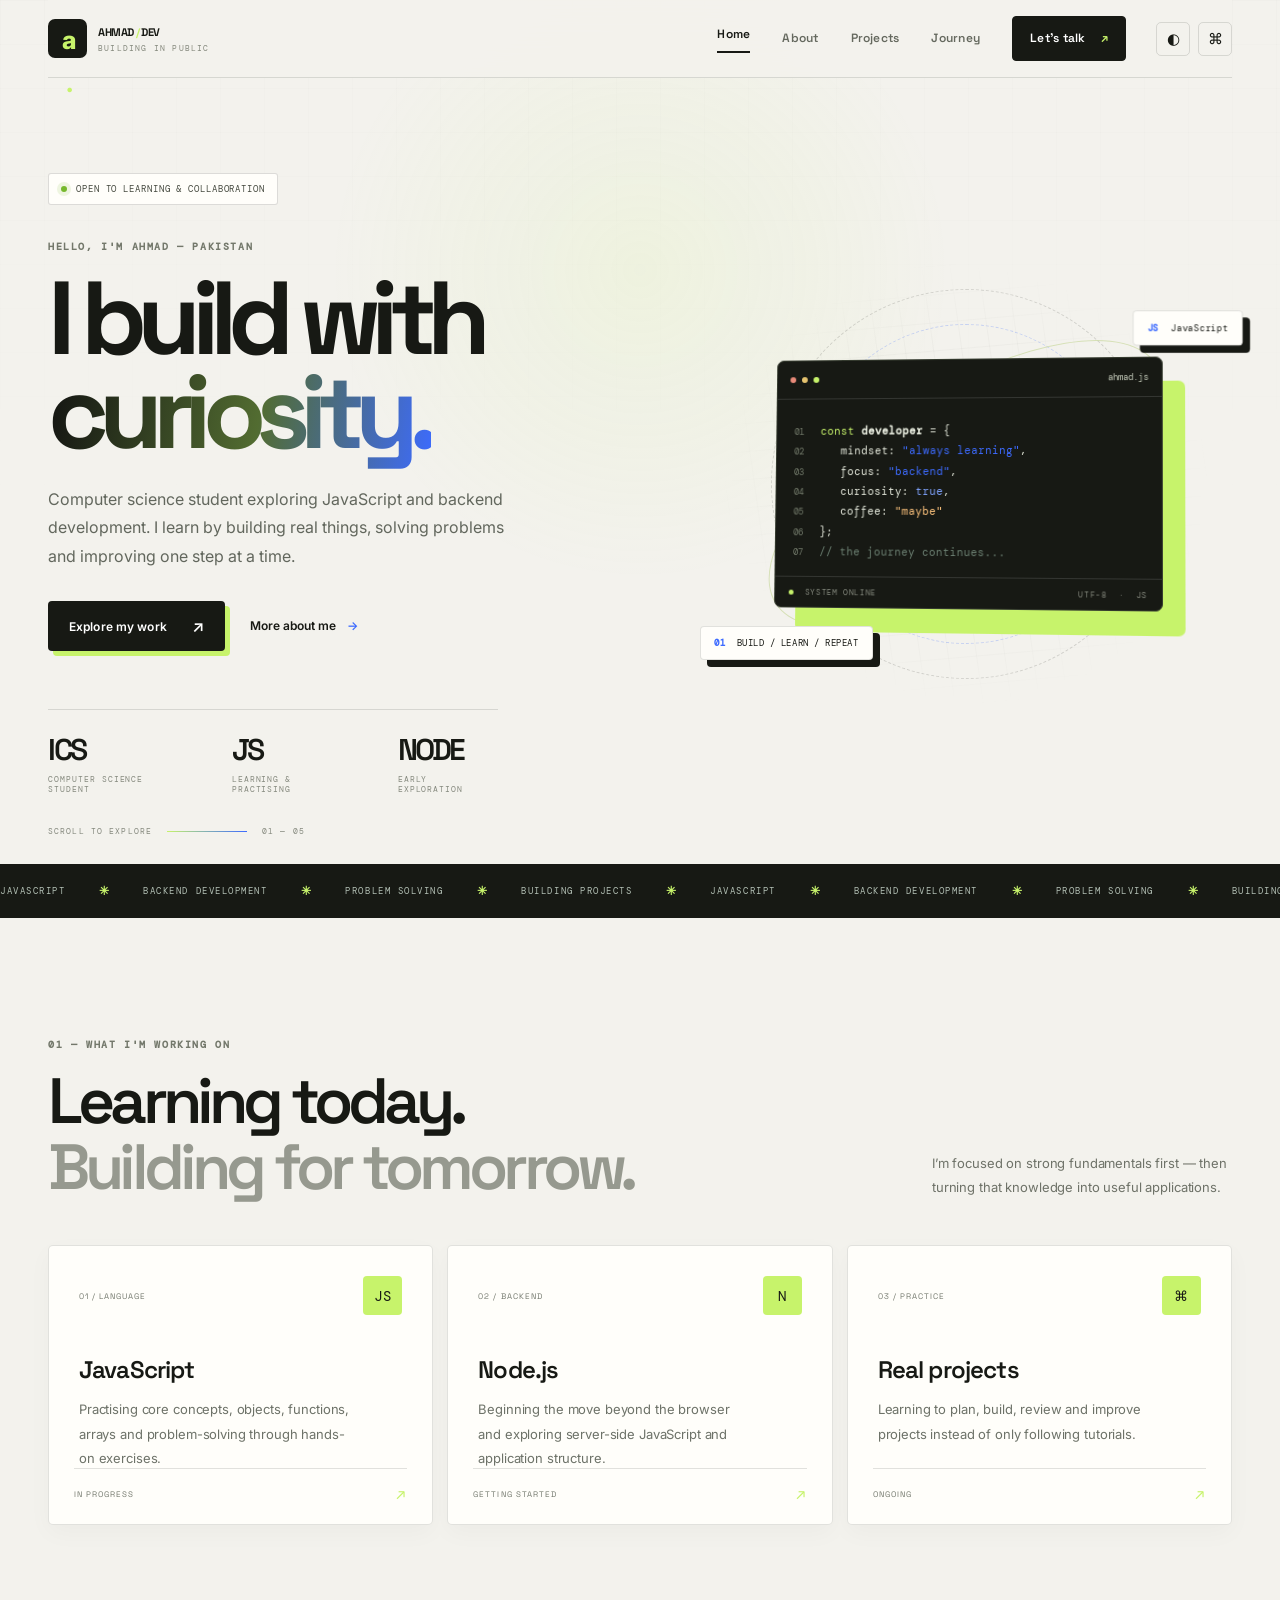
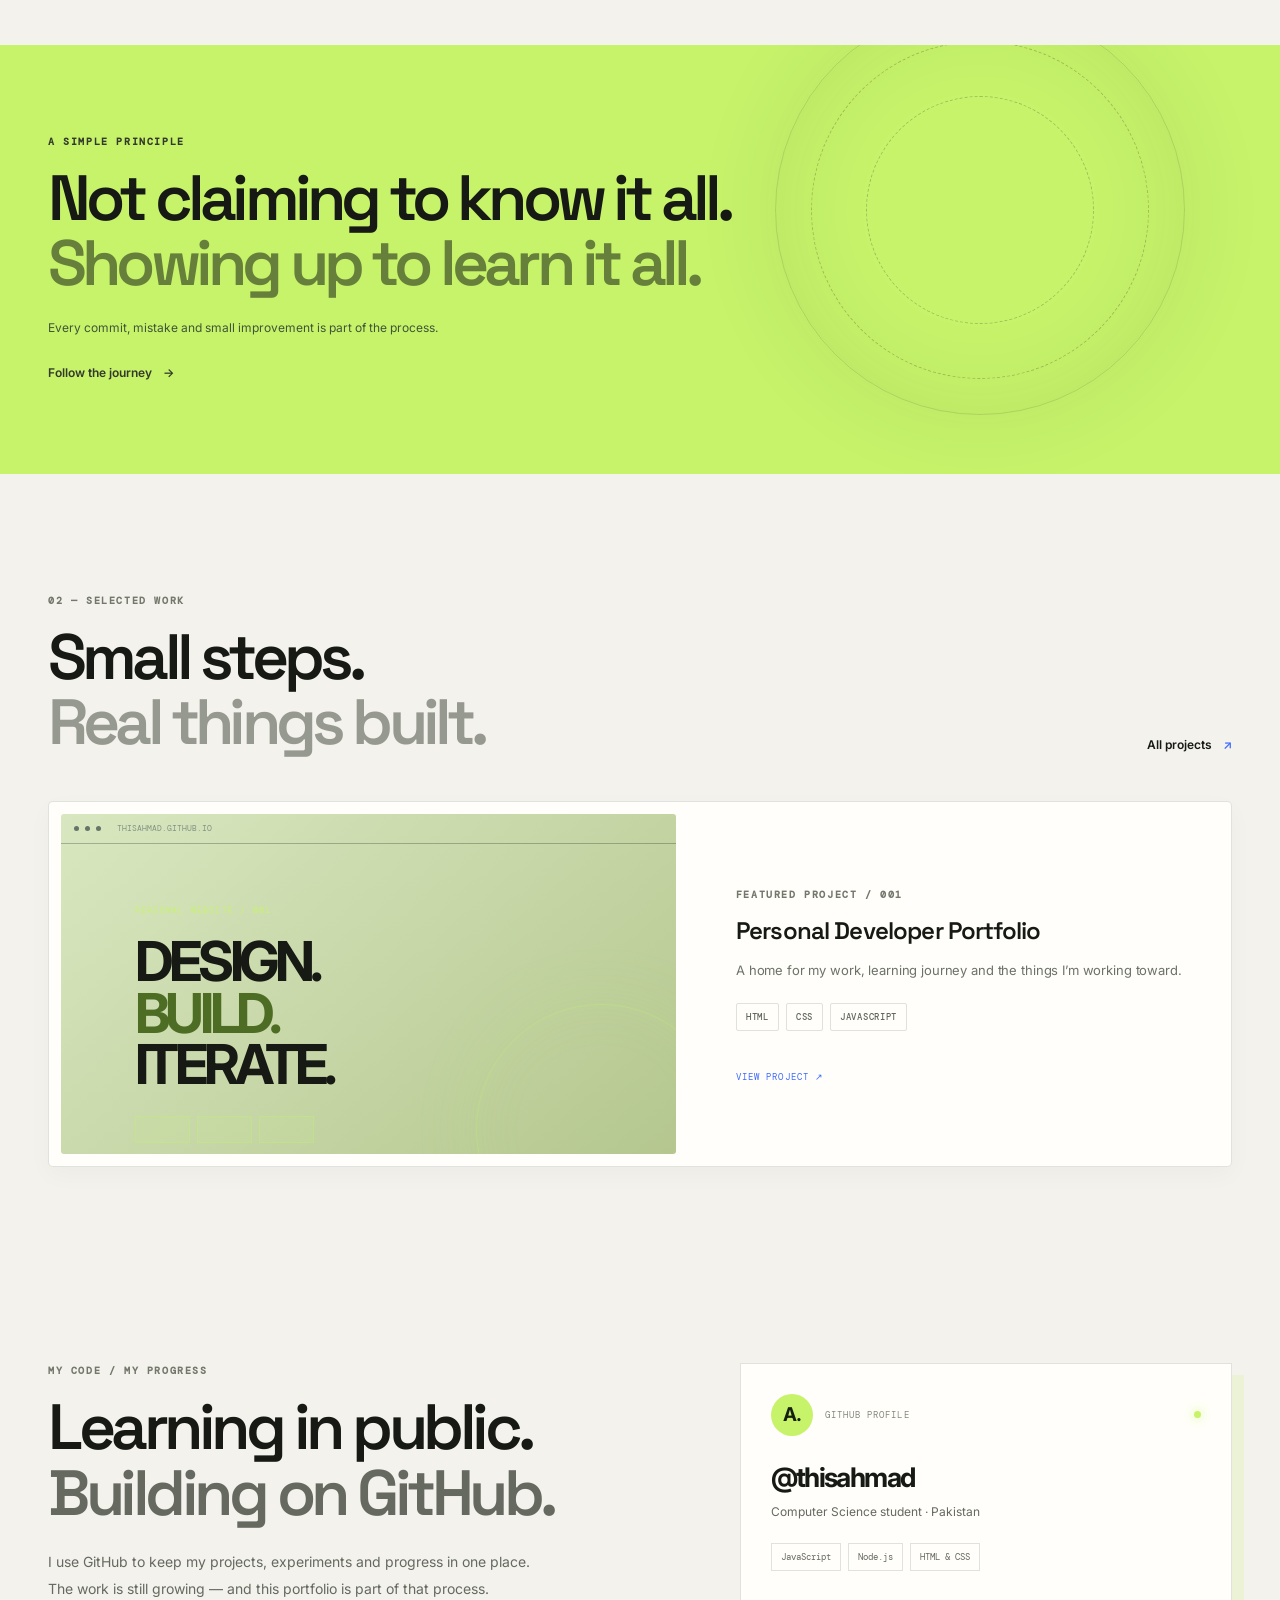
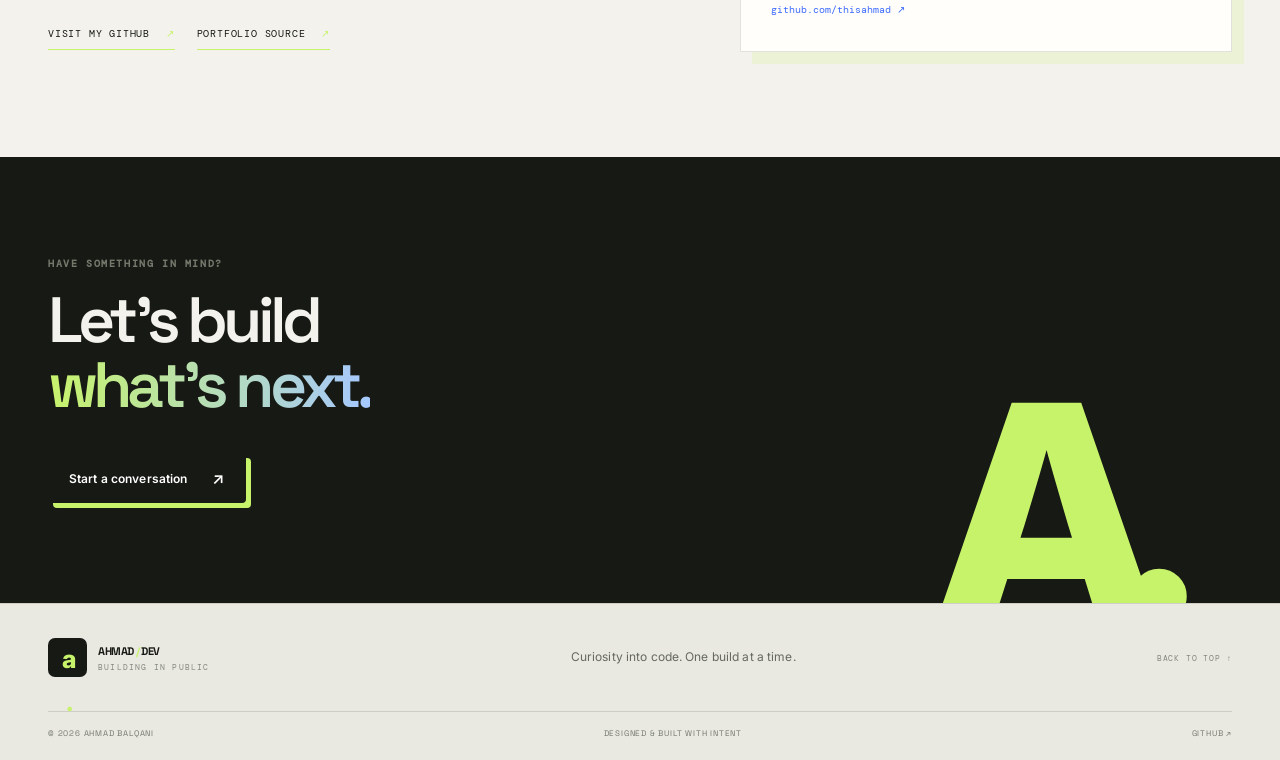
<file: index.html>
<!doctype html>
<html lang="en">
<head>
<meta charset="utf-8"><meta name="viewport" content="width=device-width,initial-scale=1">
<meta name="theme-color" content="#080b18"><meta name="description" content="Ahmad is a computer science student in Pakistan learning JavaScript and backend development through practical projects.">
<meta property="og:title" content="Home — Ahmad"><meta property="og:description" content="Ahmad is a computer science student in Pakistan learning JavaScript and backend development through practical projects."><meta property="og:type" content="website">
<title>Home — Ahmad</title><link rel="icon" type="image/svg+xml" href="assets/favicon.svg">
<link rel="preconnect" href="https://fonts.googleapis.com"><link rel="preconnect" href="https://fonts.gstatic.com" crossorigin>
<link href="https://fonts.googleapis.com/css2?family=DM+Mono:wght@400;500&family=Inter:wght@400;500;600;700;800&family=Space+Grotesk:wght@400;500;600;700&display=swap" rel="stylesheet">
<link rel="stylesheet" href="assets/css/style.css"><script defer src="assets/js/main.js"></script>
</head><body id="top"><a class="skip" href="#main">Skip to content</a><div class="scroll-progress"></div><header class="header shell"><a class="brand" href="index.html" aria-label="Ahmad home"><span class="brand-mark">a<span>.</span></span><span class="brand-name">AHMAD<span class="brand-slash">/</span>DEV<small>BUILDING IN PUBLIC</small></span></a><button class="menu" aria-label="Open navigation" aria-expanded="false"><span></span><span></span></button><nav class="nav" id="site-nav"><a href="index.html" aria-current="page">Home</a><a href="about.html" >About</a><a href="projects.html" >Projects</a><a href="journey.html" >Journey</a><a class="nav-contact" href="contact.html" >Let's talk <span>↗</span></a></nav><div class="header-tools"><button class="icon-btn theme-toggle" type="button" aria-label="Toggle color theme" title="Toggle theme">◐</button><button class="icon-btn command-open" type="button" aria-label="Open quick navigation" title="Quick navigation">⌘</button></div></header><main id="main">
<section class="hero shell">
 <div class="hero-copy"><div class="availability reveal"><i></i> OPEN TO LEARNING & COLLABORATION</div><p class="eyebrow reveal">HELLO, I'M AHMAD — PAKISTAN</p><h1 class="hero-title reveal">I build with<br><span class="gradient-text">curiosity.</span></h1><p class="hero-lead reveal">Computer science student exploring JavaScript and backend development. I learn by building real things, solving problems and improving one step at a time.</p><div class="hero-actions reveal"><a class="button button-primary" href="projects.html">Explore my work <span>↗</span></a><a class="text-link" href="about.html">More about me <span>→</span></a></div><div class="hero-stats reveal"><div><strong>ICS</strong><small>COMPUTER SCIENCE STUDENT</small></div><div><strong>JS</strong><small>LEARNING & PRACTISING</small></div><div><strong>NODE</strong><small>EARLY EXPLORATION</small></div></div></div>
 <div class="hero-visual reveal" aria-label="Abstract animated code illustration"><div class="visual-grid"></div><div class="visual-ring ring-one"></div><div class="visual-ring ring-two"></div><div class="visual-ring ring-three"></div><div class="code-window"><div class="window-bar"><span></span><span></span><span></span><b>ahmad.js</b></div><div class="code-lines"><p><i>01</i><span class="code-purple">const</span> <b>developer</b> = {</p><p><i>02</i>&nbsp;&nbsp; mindset: <em>"always learning"</em>,</p><p><i>03</i>&nbsp;&nbsp; focus: <em>"backend"</em>,</p><p><i>04</i>&nbsp;&nbsp; curiosity: <span class="code-blue">true</span>,</p><p><i>05</i>&nbsp;&nbsp; coffee: <span class="code-orange">"maybe"</span></p><p><i>06</i>};</p><p class="code-comment"><i>07</i>// the journey continues...</p></div><div class="window-status"><span><i></i> SYSTEM ONLINE</span><span>UTF-8&nbsp; · &nbsp;JS</span></div></div><span class="float-chip chip-top"><b>JS</b> JavaScript</span><span class="float-chip chip-bottom"><b>01</b> BUILD / LEARN / REPEAT</span><div class="visual-cross">✳</div></div>
 <div class="hero-bottom"><span>SCROLL TO EXPLORE</span><span class="scroll-line"></span><span>01 — 05</span></div>
</section>
<section class="ticker" aria-label="Areas of interest"><div class="ticker-track"><span>JAVASCRIPT</span><b>✳</b><span>BACKEND DEVELOPMENT</span><b>✳</b><span>PROBLEM SOLVING</span><b>✳</b><span>BUILDING PROJECTS</span><b>✳</b><span>JAVASCRIPT</span><b>✳</b><span>BACKEND DEVELOPMENT</span><b>✳</b><span>PROBLEM SOLVING</span><b>✳</b><span>BUILDING PROJECTS</span><b>✳</b></div></section>
<section class="section shell"><div class="section-heading reveal"><div><p class="eyebrow">01 — WHAT I'M WORKING ON</p><h2>Learning today.<br><span class="muted-heading">Building for tomorrow.</span></h2></div><p class="section-aside">I’m focused on strong fundamentals first — then turning that knowledge into useful applications.</p></div><div class="focus-grid"><article class="focus-card reveal"><div class="focus-top"><span>01 / LANGUAGE</span><span class="focus-symbol">JS</span></div><h3>JavaScript</h3><p>Practising core concepts, objects, functions, arrays and problem-solving through hands-on exercises.</p><div class="focus-bottom"><span>IN PROGRESS</span><span>↗</span></div></article><article class="focus-card reveal"><div class="focus-top"><span>02 / BACKEND</span><span class="focus-symbol">N</span></div><h3>Node.js</h3><p>Beginning the move beyond the browser and exploring server-side JavaScript and application structure.</p><div class="focus-bottom"><span>GETTING STARTED</span><span>↗</span></div></article><article class="focus-card reveal"><div class="focus-top"><span>03 / PRACTICE</span><span class="focus-symbol">⌘</span></div><h3>Real projects</h3><p>Learning to plan, build, review and improve projects instead of only following tutorials.</p><div class="focus-bottom"><span>ONGOING</span><span>↗</span></div></article></div></section>

<section class="manifesto"><div class="shell manifesto-inner reveal"><p class="eyebrow">A SIMPLE PRINCIPLE</p><h2>Not claiming to know it all.<br><span>Showing up to learn it all.</span></h2><p>Every commit, mistake and small improvement is part of the process.</p><a class="text-link" href="journey.html">Follow the journey <span>→</span></a><div class="manifesto-orb"></div></div></section>
<section class="section shell"><div class="section-heading reveal"><div><p class="eyebrow">02 — SELECTED WORK</p><h2>Small steps.<br><span class="muted-heading">Real things built.</span></h2></div><a class="text-link" href="projects.html">All projects <span>↗</span></a></div><a class="featured-project reveal" href="projects.html"><div class="featured-art"><div class="featured-browser"><i></i><i></i><i></i><span>THISAHMAD.GITHUB.IO</span></div><div class="featured-content"><span>PERSONAL WEBSITE / 001</span><strong>DESIGN.<br><em>BUILD.</em><br>ITERATE.</strong><div class="featured-lines"><i></i><i></i><i></i></div></div><span class="featured-orbit"></span></div><div class="featured-info"><span class="eyebrow">FEATURED PROJECT / 001</span><h3>Personal Developer Portfolio</h3><p>A home for my work, learning journey and the things I’m working toward.</p><div class="tag-row"><span>HTML</span><span>CSS</span><span>JAVASCRIPT</span></div><span class="project-arrow">VIEW PROJECT ↗</span></div></a></section>
<section class="github-feature shell reveal"><div class="github-copy"><p class="eyebrow">MY CODE / MY PROGRESS</p><h2>Learning in public.<br><span>Building on GitHub.</span></h2><p>I use GitHub to keep my projects, experiments and progress in one place. The work is still growing — and this portfolio is part of that process.</p><div class="github-actions"><a href="https://github.com/thisahmad" target="_blank" rel="noreferrer">VISIT MY GITHUB <span>↗</span></a><a href="https://github.com/thisahmad/portfolio" target="_blank" rel="noreferrer">PORTFOLIO SOURCE <span>↗</span></a></div></div><div class="github-card"><div class="github-card-top"><span class="github-avatar">A.</span><span>GITHUB PROFILE</span><span class="github-online"></span></div><strong>@thisahmad</strong><p>Computer Science student · Pakistan</p><div class="github-tags"><span>JavaScript</span><span>Node.js</span><span>HTML & CSS</span></div><a href="https://github.com/thisahmad" target="_blank" rel="noreferrer">github.com/thisahmad ↗</a></div></section>
<section class="closing-section"><div class="shell closing-inner reveal"><p class="eyebrow">HAVE SOMETHING IN MIND?</p><h2>Let's build<br><span>what's next.</span></h2><a class="button button-primary" href="contact.html">Start a conversation <span>↗</span></a><span class="closing-decoration">A.</span></div></section></main><footer class="footer"><div class="shell footer-top"><a class="brand footer-brand" href="index.html"><span class="brand-mark">a<span>.</span></span><span class="brand-name">AHMAD<span class="brand-slash">/</span>DEV<small>BUILDING IN PUBLIC</small></span></a><p>Curiosity into code. One build at a time.</p><a class="back-top" href="#top">BACK TO TOP ↑</a></div><div class="shell footer-bottom"><span>© <span data-year></span> AHMAD BALQANI</span><span>DESIGNED & BUILT WITH INTENT</span><a href="https://github.com/thisahmad" target="_blank" rel="noreferrer">GITHUB ↗</a></div></footer>
<div class="command-overlay" aria-hidden="true"><div class="command-box" role="dialog" aria-modal="true" aria-label="Quick navigation"><div class="command-head"><span>QUICK NAVIGATION</span><button class="command-close" aria-label="Close">ESC</button></div><input class="command-input" type="search" placeholder="Where would you like to go?" aria-label="Search pages"><div class="command-results"><a href="index.html"><span>01</span> Home <kbd>↵</kbd></a><a href="about.html"><span>02</span> About</a><a href="projects.html"><span>03</span> Projects</a><a href="journey.html"><span>04</span> Journey</a><a href="contact.html"><span>05</span> Contact</a></div><p>TIP · PRESS CTRL / ⌘ + K ANYTIME</p></div></div><div class="toast" role="status" aria-live="polite"></div><button class="back-to-top" aria-label="Back to top">↑</button></body></html>
</file>
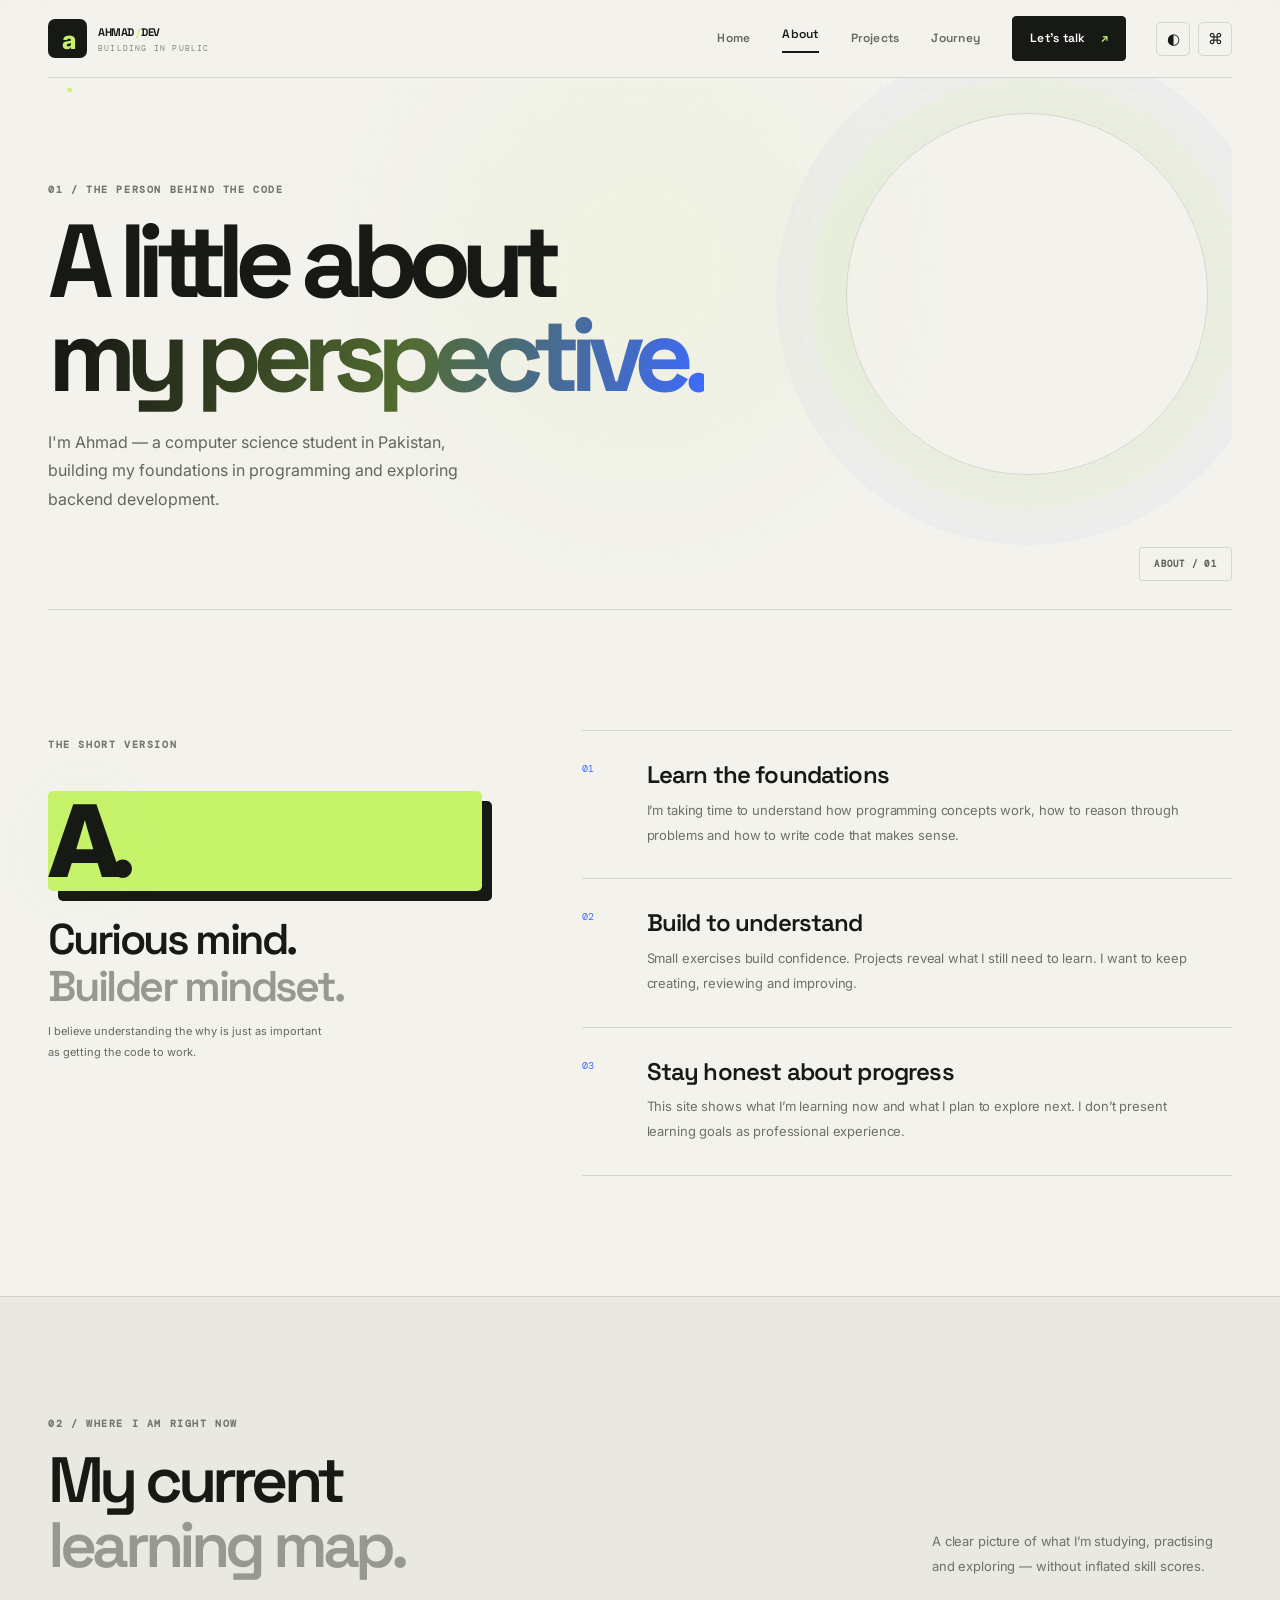
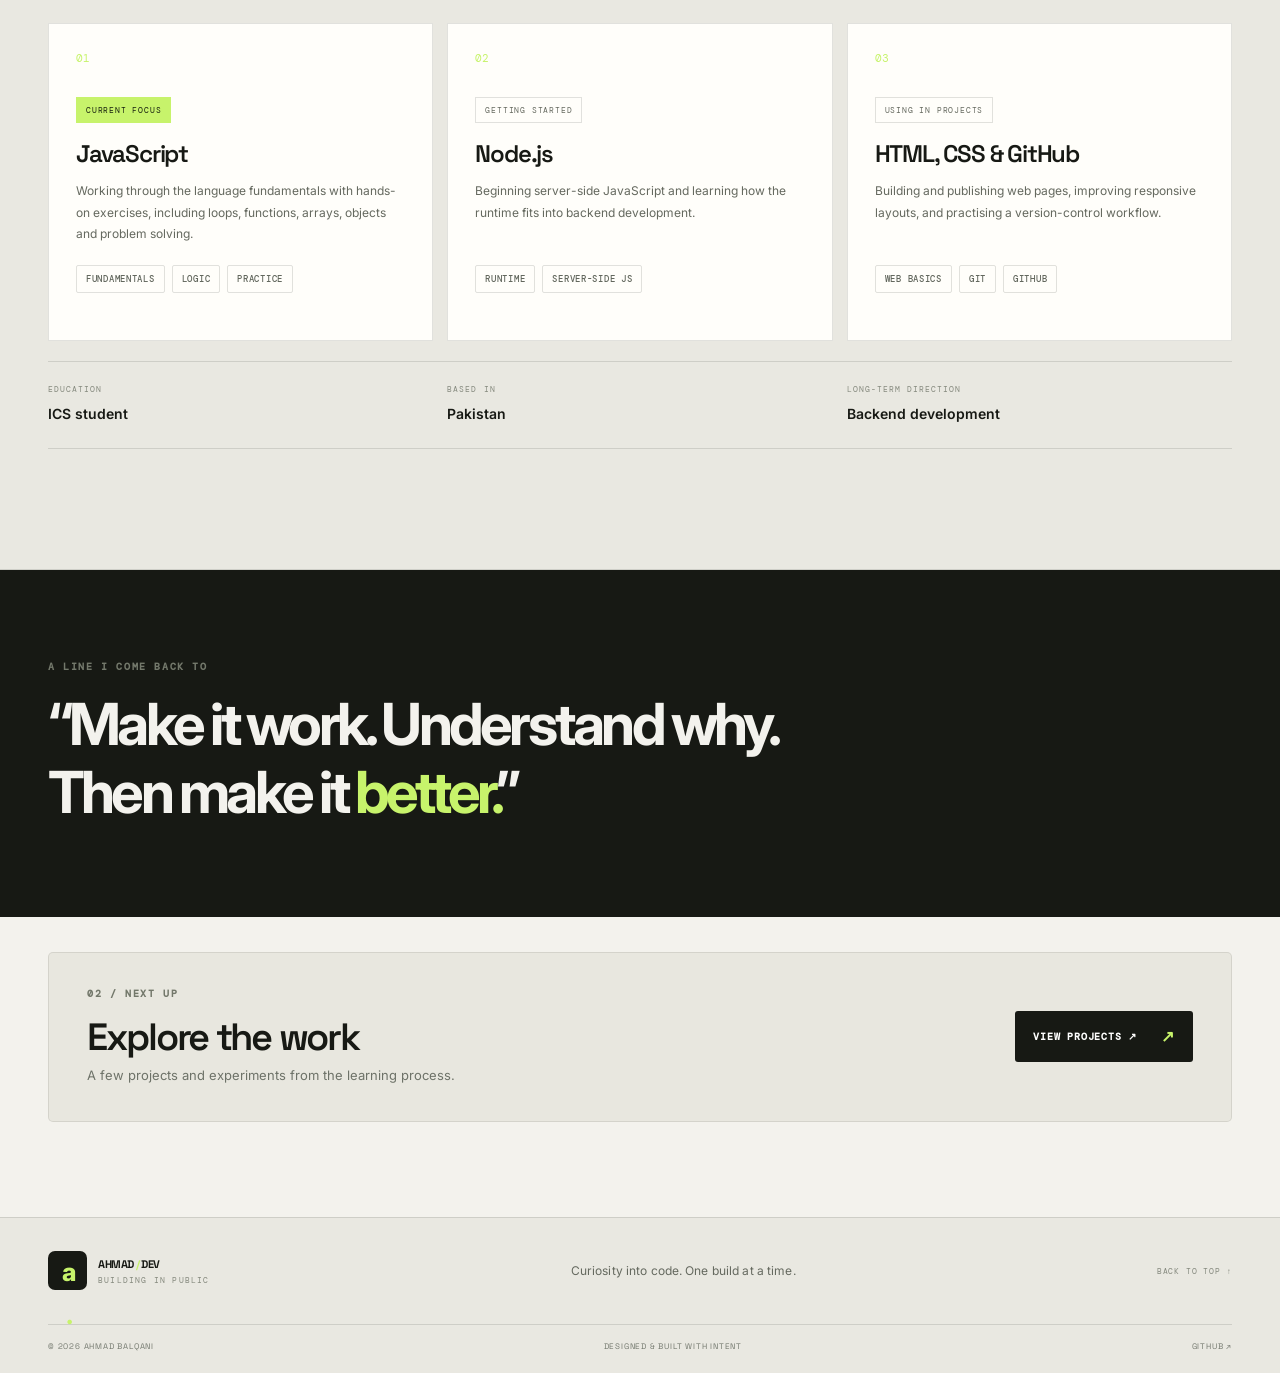
<file: about.html>
<!doctype html>
<html lang="en">
<head>
<meta charset="utf-8"><meta name="viewport" content="width=device-width,initial-scale=1">
<meta name="theme-color" content="#080b18"><meta name="description" content="Learn about Ahmad, a computer science student in Pakistan focused on JavaScript, backend development and learning through projects.">
<meta property="og:title" content="About — Ahmad"><meta property="og:description" content="Learn about Ahmad, a computer science student in Pakistan focused on JavaScript, backend development and learning through projects."><meta property="og:type" content="website">
<title>About — Ahmad</title><link rel="icon" type="image/svg+xml" href="assets/favicon.svg">
<link rel="preconnect" href="https://fonts.googleapis.com"><link rel="preconnect" href="https://fonts.gstatic.com" crossorigin>
<link href="https://fonts.googleapis.com/css2?family=DM+Mono:wght@400;500&family=Inter:wght@400;500;600;700;800&family=Space+Grotesk:wght@400;500;600;700&display=swap" rel="stylesheet">
<link rel="stylesheet" href="assets/css/style.css"><script defer src="assets/js/main.js"></script>
</head><body id="top"><a class="skip" href="#main">Skip to content</a><div class="scroll-progress"></div><header class="header shell"><a class="brand" href="index.html" aria-label="Ahmad home"><span class="brand-mark">a<span>.</span></span><span class="brand-name">AHMAD<span class="brand-slash">/</span>DEV<small>BUILDING IN PUBLIC</small></span></a><button class="menu" aria-label="Open navigation" aria-expanded="false"><span></span><span></span></button><nav class="nav" id="site-nav"><a href="index.html" >Home</a><a href="about.html" aria-current="page">About</a><a href="projects.html" >Projects</a><a href="journey.html" >Journey</a><a class="nav-contact" href="contact.html" >Let's talk <span>↗</span></a></nav><div class="header-tools"><button class="icon-btn theme-toggle" type="button" aria-label="Toggle color theme" title="Toggle theme">◐</button><button class="icon-btn command-open" type="button" aria-label="Open quick navigation" title="Quick navigation">⌘</button></div></header><main id="main">
<section class="page-intro shell"><p class="eyebrow reveal">01 / THE PERSON BEHIND THE CODE</p><h1 class="page-title reveal">A little about<br><span class="gradient-text">my perspective.</span></h1><p class="page-lead reveal">I'm Ahmad — a computer science student in Pakistan, building my foundations in programming and exploring backend development.</p><div class="page-stamp">ABOUT / 01</div></section>
<section class="section shell about-layout"><div class="about-aside reveal"><span class="eyebrow">THE SHORT VERSION</span><div class="about-monogram">A<span>.</span></div><h2>Curious mind.<br><span class="muted-heading">Builder mindset.</span></h2><p>I believe understanding the why is just as important as getting the code to work.</p></div><div class="about-story"><article class="story-row reveal"><span>01</span><div><h3>Learn the foundations</h3><p>I’m taking time to understand how programming concepts work, how to reason through problems and how to write code that makes sense.</p></div></article><article class="story-row reveal"><span>02</span><div><h3>Build to understand</h3><p>Small exercises build confidence. Projects reveal what I still need to learn. I want to keep creating, reviewing and improving.</p></div></article><article class="story-row reveal"><span>03</span><div><h3>Stay honest about progress</h3><p>This site shows what I’m learning now and what I plan to explore next. I don’t present learning goals as professional experience.</p></div></article></div></section>
<section class="section section-alt"><div class="shell"><div class="section-heading reveal"><div><p class="eyebrow">02 / WHERE I AM RIGHT NOW</p><h2>My current<br><span class="muted-heading">learning map.</span></h2></div><p class="section-aside">A clear picture of what I’m studying, practising and exploring — without inflated skill scores.</p></div><div class="learning-map"><article class="learning-map-card reveal"><span class="learning-map-number">01</span><span class="learning-state active-state">CURRENT FOCUS</span><h3>JavaScript</h3><p>Working through the language fundamentals with hands-on exercises, including loops, functions, arrays, objects and problem solving.</p><div class="tag-row"><span>FUNDAMENTALS</span><span>LOGIC</span><span>PRACTICE</span></div></article><article class="learning-map-card reveal"><span class="learning-map-number">02</span><span class="learning-state">GETTING STARTED</span><h3>Node.js</h3><p>Beginning server-side JavaScript and learning how the runtime fits into backend development.</p><div class="tag-row"><span>RUNTIME</span><span>SERVER-SIDE JS</span></div></article><article class="learning-map-card reveal"><span class="learning-map-number">03</span><span class="learning-state">USING IN PROJECTS</span><h3>HTML, CSS & GitHub</h3><p>Building and publishing web pages, improving responsive layouts, and practising a version-control workflow.</p><div class="tag-row"><span>WEB BASICS</span><span>GIT</span><span>GITHUB</span></div></article></div><div class="personal-facts reveal"><div><small>EDUCATION</small><strong>ICS student</strong></div><div><small>BASED IN</small><strong>Pakistan</strong></div><div><small>LONG-TERM DIRECTION</small><strong>Backend development</strong></div></div></div></section>
<section class="quote-section"><div class="shell reveal"><p class="eyebrow">A LINE I COME BACK TO</p><blockquote>“Make it work. Understand why. Then make it <span>better.</span>”</blockquote></div></section></main><section class="next-step shell reveal"><div><p class="eyebrow">02 / NEXT UP</p><h2>Explore the work</h2><p>A few projects and experiments from the learning process.</p></div><a href="projects.html" class="next-step-link">VIEW PROJECTS ↗<span>↗</span></a></section>
<footer class="footer"><div class="shell footer-top"><a class="brand footer-brand" href="index.html"><span class="brand-mark">a<span>.</span></span><span class="brand-name">AHMAD<span class="brand-slash">/</span>DEV<small>BUILDING IN PUBLIC</small></span></a><p>Curiosity into code. One build at a time.</p><a class="back-top" href="#top">BACK TO TOP ↑</a></div><div class="shell footer-bottom"><span>© <span data-year></span> AHMAD BALQANI</span><span>DESIGNED & BUILT WITH INTENT</span><a href="https://github.com/thisahmad" target="_blank" rel="noreferrer">GITHUB ↗</a></div></footer>
<div class="command-overlay" aria-hidden="true"><div class="command-box" role="dialog" aria-modal="true" aria-label="Quick navigation"><div class="command-head"><span>QUICK NAVIGATION</span><button class="command-close" aria-label="Close">ESC</button></div><input class="command-input" type="search" placeholder="Where would you like to go?" aria-label="Search pages"><div class="command-results"><a href="index.html"><span>01</span> Home <kbd>↵</kbd></a><a href="about.html"><span>02</span> About</a><a href="projects.html"><span>03</span> Projects</a><a href="journey.html"><span>04</span> Journey</a><a href="contact.html"><span>05</span> Contact</a></div><p>TIP · PRESS CTRL / ⌘ + K ANYTIME</p></div></div><div class="toast" role="status" aria-live="polite"></div><button class="back-to-top" aria-label="Back to top">↑</button></body></html>
</file>
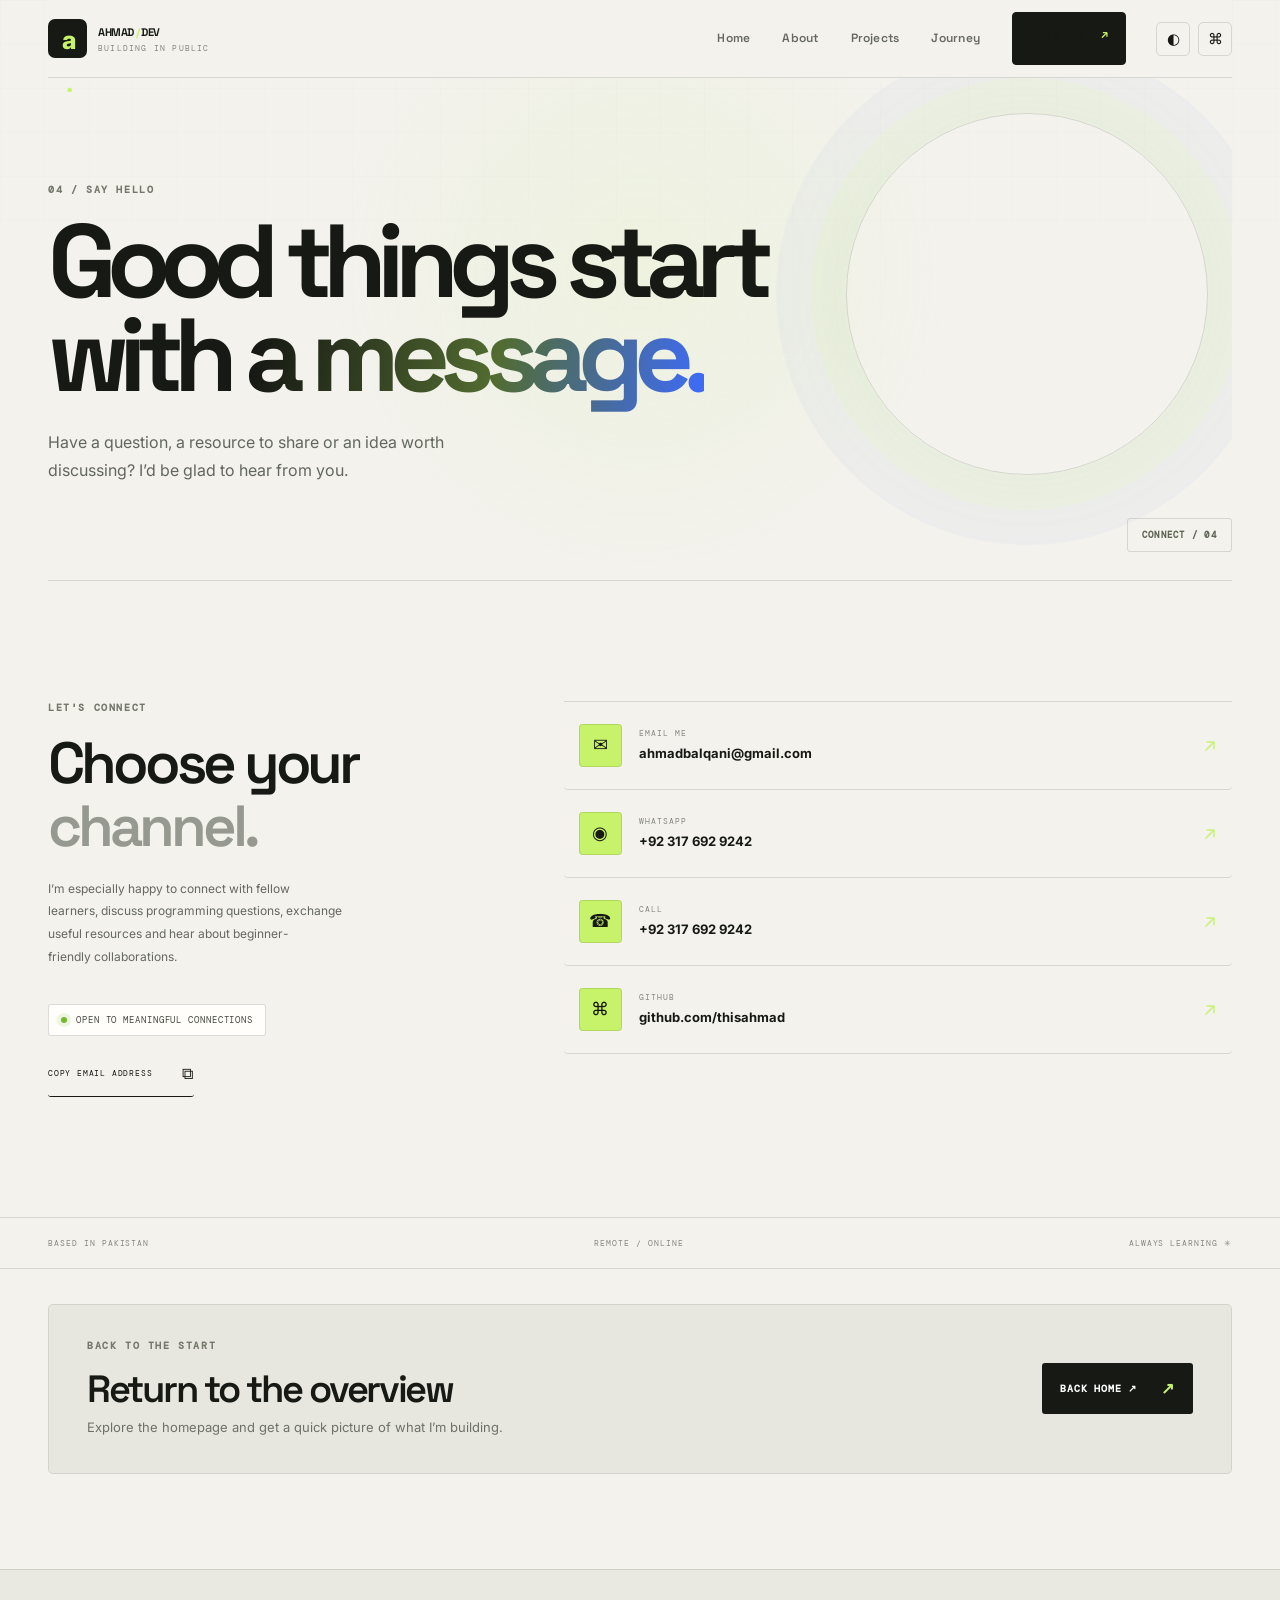
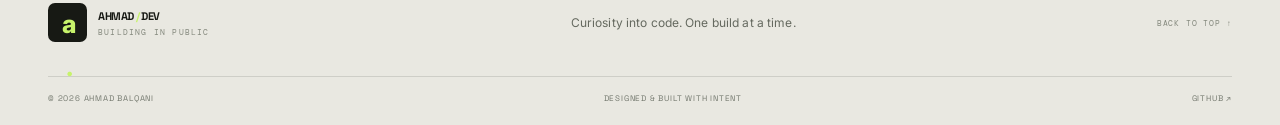
<file: contact.html>
<!doctype html>
<html lang="en">
<head>
<meta charset="utf-8"><meta name="viewport" content="width=device-width,initial-scale=1">
<meta name="theme-color" content="#080b18"><meta name="description" content="Contact Ahmad by email, WhatsApp, phone or GitHub to discuss programming, learning and project ideas.">
<meta property="og:title" content="Contact — Ahmad"><meta property="og:description" content="Contact Ahmad by email, WhatsApp, phone or GitHub to discuss programming, learning and project ideas."><meta property="og:type" content="website">
<title>Contact — Ahmad</title><link rel="icon" type="image/svg+xml" href="assets/favicon.svg">
<link rel="preconnect" href="https://fonts.googleapis.com"><link rel="preconnect" href="https://fonts.gstatic.com" crossorigin>
<link href="https://fonts.googleapis.com/css2?family=DM+Mono:wght@400;500&family=Inter:wght@400;500;600;700;800&family=Space+Grotesk:wght@400;500;600;700&display=swap" rel="stylesheet">
<link rel="stylesheet" href="assets/css/style.css"><script defer src="assets/js/main.js"></script>
</head><body id="top"><a class="skip" href="#main">Skip to content</a><div class="scroll-progress"></div><header class="header shell"><a class="brand" href="index.html" aria-label="Ahmad home"><span class="brand-mark">a<span>.</span></span><span class="brand-name">AHMAD<span class="brand-slash">/</span>DEV<small>BUILDING IN PUBLIC</small></span></a><button class="menu" aria-label="Open navigation" aria-expanded="false"><span></span><span></span></button><nav class="nav" id="site-nav"><a href="index.html" >Home</a><a href="about.html" >About</a><a href="projects.html" >Projects</a><a href="journey.html" >Journey</a><a class="nav-contact" href="contact.html" aria-current="page">Let's talk <span>↗</span></a></nav><div class="header-tools"><button class="icon-btn theme-toggle" type="button" aria-label="Toggle color theme" title="Toggle theme">◐</button><button class="icon-btn command-open" type="button" aria-label="Open quick navigation" title="Quick navigation">⌘</button></div></header><main id="main">
<section class="page-intro shell"><p class="eyebrow reveal">04 / SAY HELLO</p><h1 class="page-title reveal">Good things start<br>with <span class="gradient-text">a message.</span></h1><p class="page-lead reveal">Have a question, a resource to share or an idea worth discussing? I’d be glad to hear from you.</p><div class="page-stamp">CONNECT / 04</div></section>
<section class="section shell contact-layout"><div class="contact-copy reveal"><p class="eyebrow">LET'S CONNECT</p><h2>Choose your<br><span class="muted-heading">channel.</span></h2><p>I’m especially happy to connect with fellow learners, discuss programming questions, exchange useful resources and hear about beginner-friendly collaborations.</p><div class="contact-availability"><i></i> OPEN TO MEANINGFUL CONNECTIONS</div><button class="copy-email" type="button" data-copy="ahmadbalqani@gmail.com">COPY EMAIL ADDRESS <span>⧉</span></button></div><div class="contact-options">
<a class="contact-option reveal" href="mailto:ahmadbalqani@gmail.com"><span class="contact-symbol">✉</span><span><small>EMAIL ME</small><b>ahmadbalqani@gmail.com</b></span><i>↗</i></a>
<a class="contact-option reveal" href="https://wa.me/923176929242" target="_blank" rel="noreferrer"><span class="contact-symbol">◉</span><span><small>WHATSAPP</small><b>+92 317 692 9242</b></span><i>↗</i></a>
<a class="contact-option reveal" href="tel:+923176929242"><span class="contact-symbol" aria-hidden="true">☎</span><span><small>CALL</small><b>+92 317 692 9242</b></span><i>↗</i></a>
<a class="contact-option reveal" href="https://github.com/thisahmad" target="_blank" rel="noreferrer"><span class="contact-symbol">⌘</span><span><small>GITHUB</small><b>github.com/thisahmad</b></span><i>↗</i></a>
</div></section>
<section class="contact-bottom"><div class="shell reveal"><span>BASED IN PAKISTAN</span><span>REMOTE / ONLINE</span><span>ALWAYS LEARNING ✳</span></div></section></main><section class="next-step shell reveal"><div><p class="eyebrow">BACK TO THE START</p><h2>Return to the overview</h2><p>Explore the homepage and get a quick picture of what I’m building.</p></div><a href="index.html" class="next-step-link">BACK HOME ↗<span>↗</span></a></section>
<footer class="footer"><div class="shell footer-top"><a class="brand footer-brand" href="index.html"><span class="brand-mark">a<span>.</span></span><span class="brand-name">AHMAD<span class="brand-slash">/</span>DEV<small>BUILDING IN PUBLIC</small></span></a><p>Curiosity into code. One build at a time.</p><a class="back-top" href="#top">BACK TO TOP ↑</a></div><div class="shell footer-bottom"><span>© <span data-year></span> AHMAD BALQANI</span><span>DESIGNED & BUILT WITH INTENT</span><a href="https://github.com/thisahmad" target="_blank" rel="noreferrer">GITHUB ↗</a></div></footer>
<div class="command-overlay" aria-hidden="true"><div class="command-box" role="dialog" aria-modal="true" aria-label="Quick navigation"><div class="command-head"><span>QUICK NAVIGATION</span><button class="command-close" aria-label="Close">ESC</button></div><input class="command-input" type="search" placeholder="Where would you like to go?" aria-label="Search pages"><div class="command-results"><a href="index.html"><span>01</span> Home <kbd>↵</kbd></a><a href="about.html"><span>02</span> About</a><a href="projects.html"><span>03</span> Projects</a><a href="journey.html"><span>04</span> Journey</a><a href="contact.html"><span>05</span> Contact</a></div><p>TIP · PRESS CTRL / ⌘ + K ANYTIME</p></div></div><div class="toast" role="status" aria-live="polite"></div><button class="back-to-top" aria-label="Back to top">↑</button></body></html>
</file>
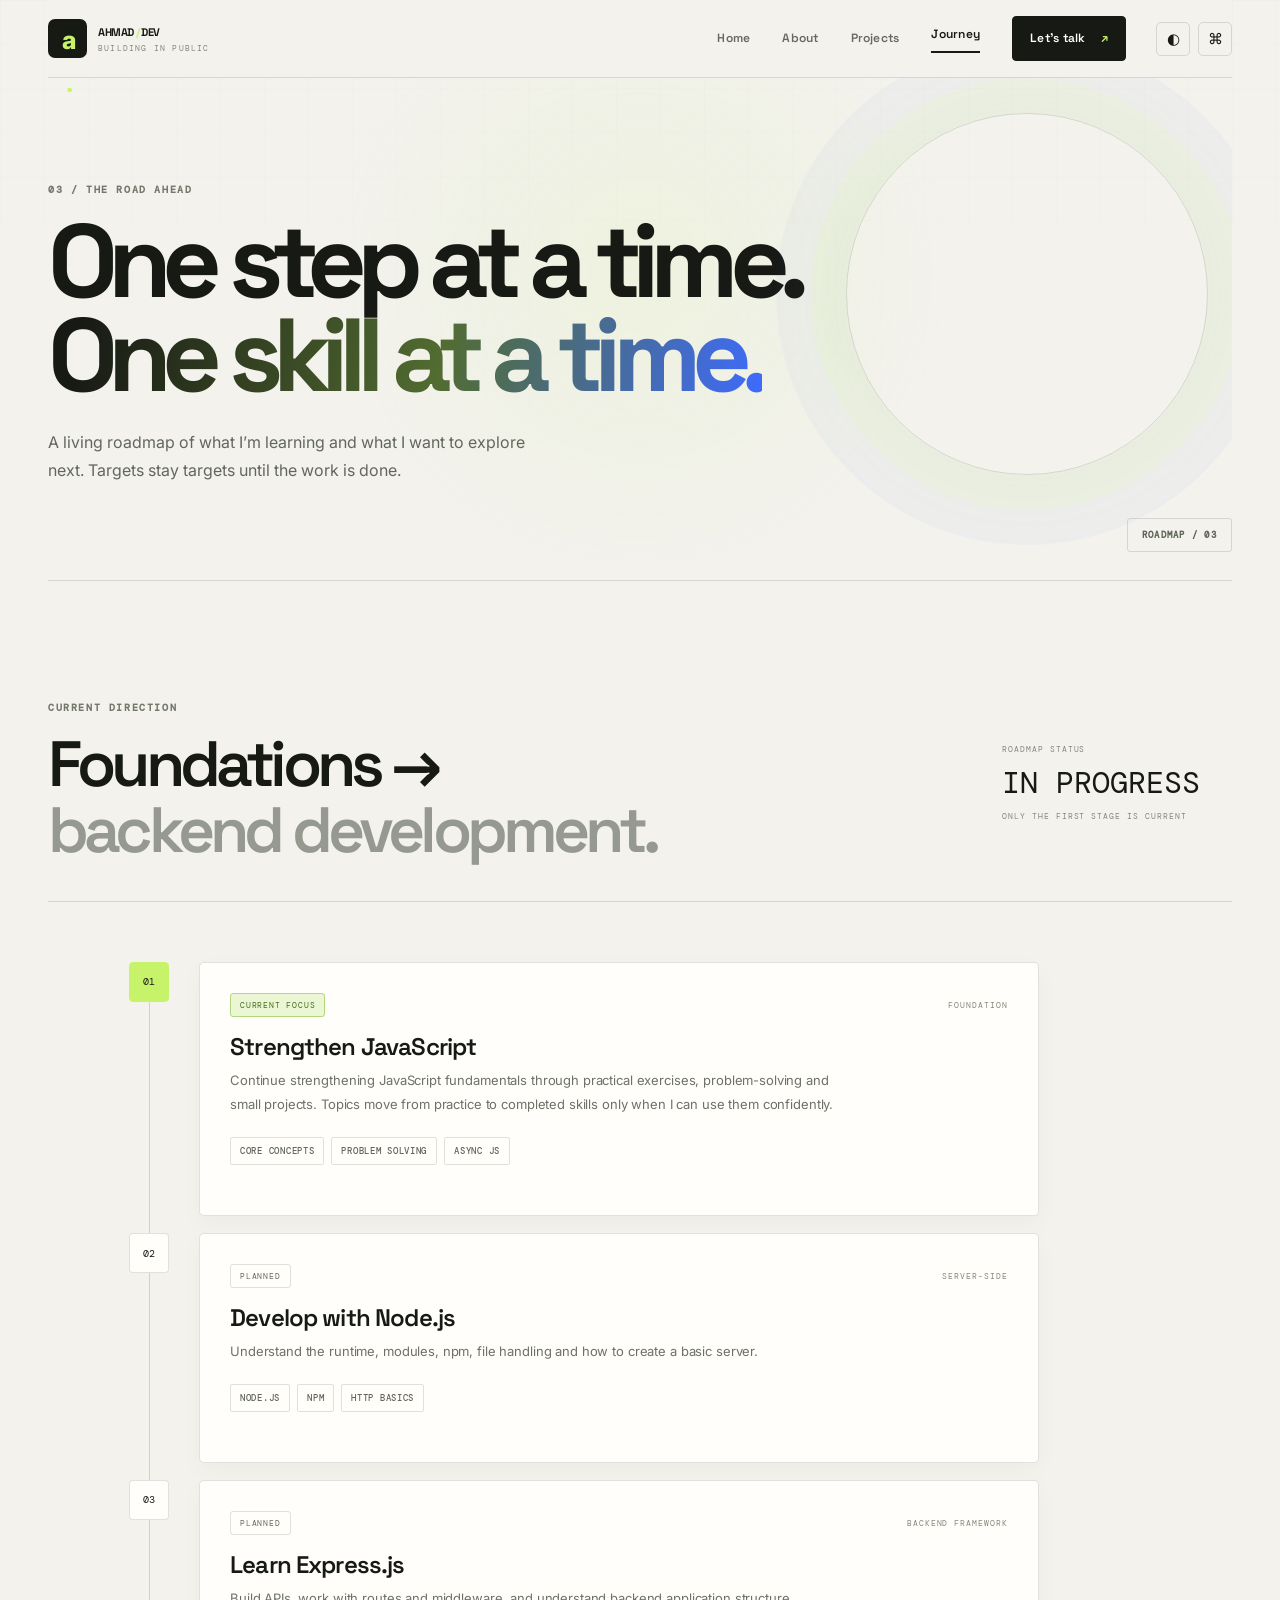
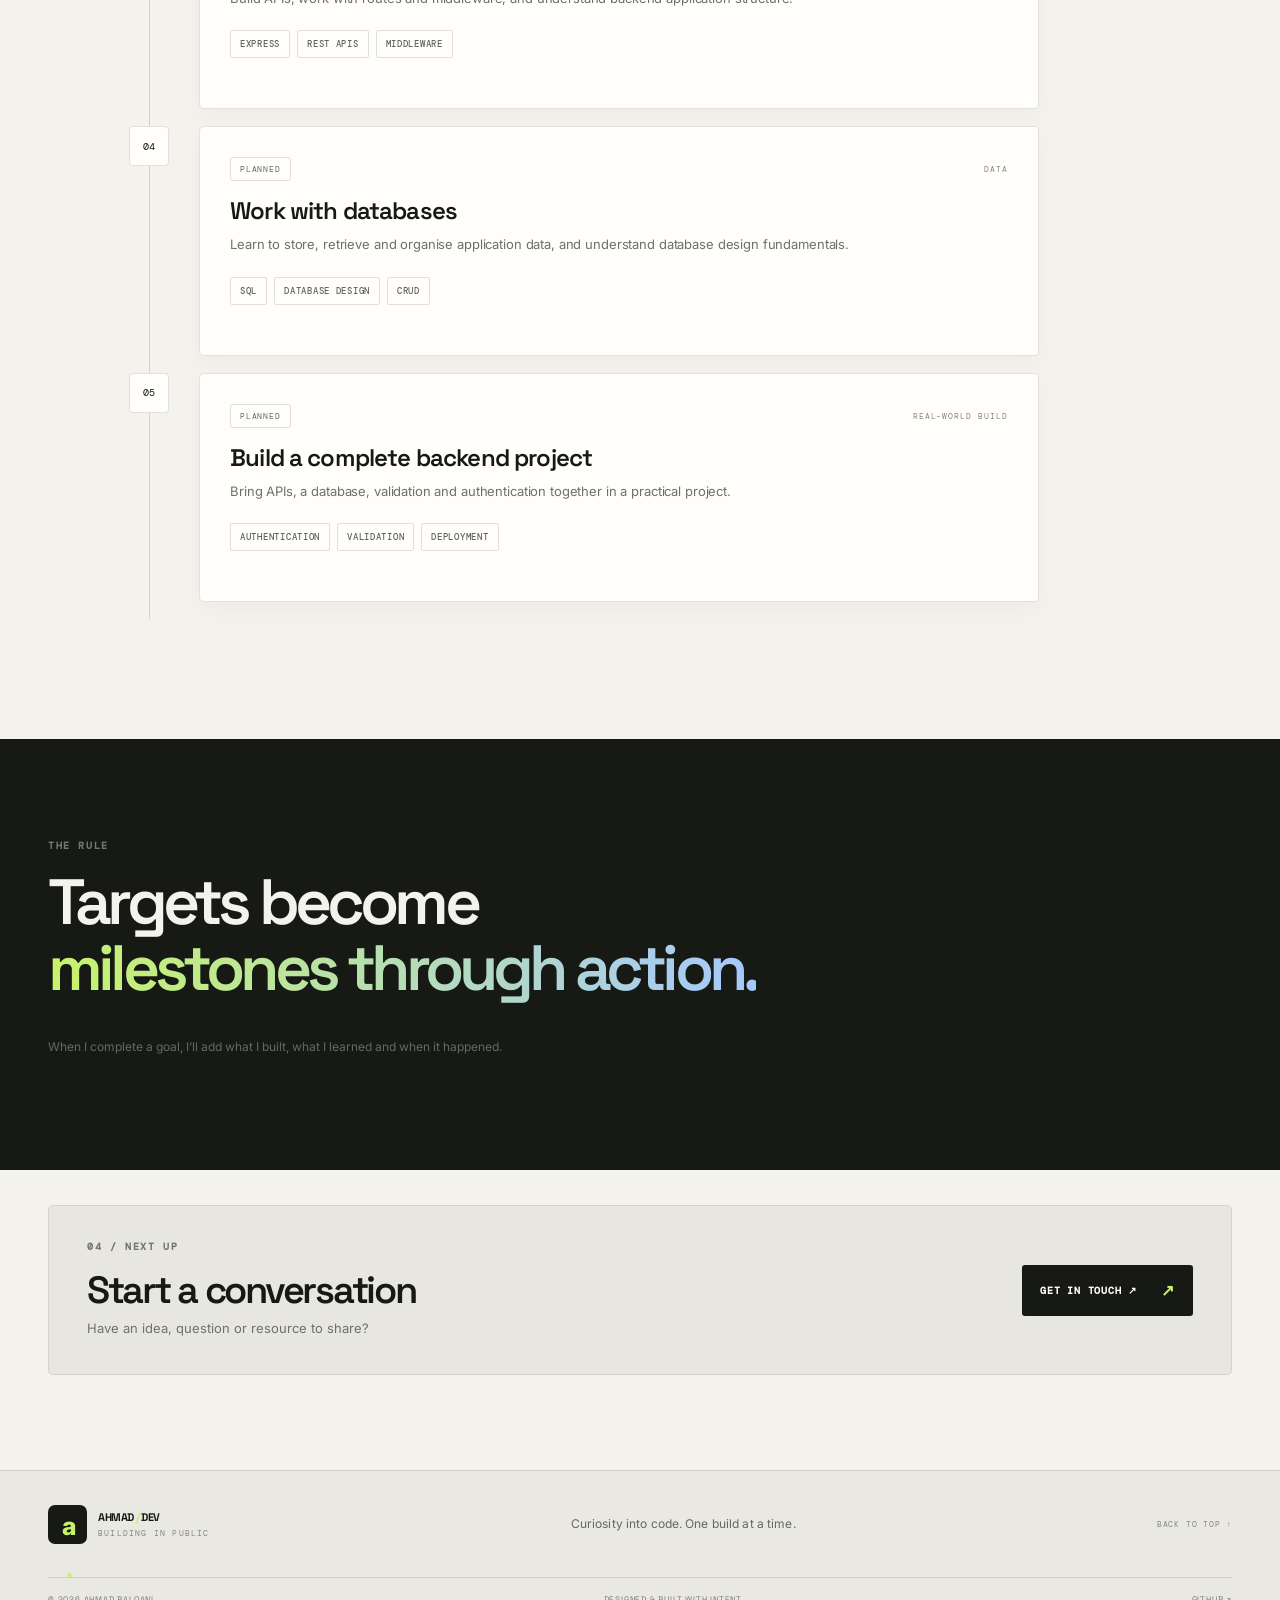
<file: journey.html>
<!doctype html>
<html lang="en">
<head>
<meta charset="utf-8"><meta name="viewport" content="width=device-width,initial-scale=1">
<meta name="theme-color" content="#080b18"><meta name="description" content="Follow Ahmad's learning roadmap through JavaScript, Node.js, Express.js, databases and backend development.">
<meta property="og:title" content="Journey & Goals — Ahmad"><meta property="og:description" content="Follow Ahmad's learning roadmap through JavaScript, Node.js, Express.js, databases and backend development."><meta property="og:type" content="website">
<title>Journey & Goals — Ahmad</title><link rel="icon" type="image/svg+xml" href="assets/favicon.svg">
<link rel="preconnect" href="https://fonts.googleapis.com"><link rel="preconnect" href="https://fonts.gstatic.com" crossorigin>
<link href="https://fonts.googleapis.com/css2?family=DM+Mono:wght@400;500&family=Inter:wght@400;500;600;700;800&family=Space+Grotesk:wght@400;500;600;700&display=swap" rel="stylesheet">
<link rel="stylesheet" href="assets/css/style.css"><script defer src="assets/js/main.js"></script>
</head><body id="top"><a class="skip" href="#main">Skip to content</a><div class="scroll-progress"></div><header class="header shell"><a class="brand" href="index.html" aria-label="Ahmad home"><span class="brand-mark">a<span>.</span></span><span class="brand-name">AHMAD<span class="brand-slash">/</span>DEV<small>BUILDING IN PUBLIC</small></span></a><button class="menu" aria-label="Open navigation" aria-expanded="false"><span></span><span></span></button><nav class="nav" id="site-nav"><a href="index.html" >Home</a><a href="about.html" >About</a><a href="projects.html" >Projects</a><a href="journey.html" aria-current="page">Journey</a><a class="nav-contact" href="contact.html" >Let's talk <span>↗</span></a></nav><div class="header-tools"><button class="icon-btn theme-toggle" type="button" aria-label="Toggle color theme" title="Toggle theme">◐</button><button class="icon-btn command-open" type="button" aria-label="Open quick navigation" title="Quick navigation">⌘</button></div></header><main id="main">
<section class="page-intro shell"><p class="eyebrow reveal">03 / THE ROAD AHEAD</p><h1 class="page-title reveal">One step at a time.<br><span class="gradient-text">One skill at a time.</span></h1><p class="page-lead reveal">A living roadmap of what I’m learning and what I want to explore next. Targets stay targets until the work is done.</p><div class="page-stamp">ROADMAP / 03</div></section>
<section class="section shell"><div class="roadmap-summary reveal"><div><p class="eyebrow">CURRENT DIRECTION</p><h2>Foundations →<br><span class="muted-heading">backend development.</span></h2></div><div class="roadmap-progress"><span>ROADMAP STATUS</span><strong>IN PROGRESS</strong><small>ONLY THE FIRST STAGE IS CURRENT</small></div></div>
<div class="roadmap-list">
<article class="roadmap-item current reveal"><div class="roadmap-index"><span>01</span><i></i></div><div class="roadmap-content"><div class="roadmap-top"><span class="status-pill current-pill">CURRENT FOCUS</span><small>FOUNDATION</small></div><h3>Strengthen JavaScript</h3><p>Continue strengthening JavaScript fundamentals through practical exercises, problem-solving and small projects. Topics move from practice to completed skills only when I can use them confidently.</p><div class="tag-row"><span>CORE CONCEPTS</span><span>PROBLEM SOLVING</span><span>ASYNC JS</span></div></div></article>
<article class="roadmap-item reveal"><div class="roadmap-index"><span>02</span><i></i></div><div class="roadmap-content"><div class="roadmap-top"><span class="status-pill">PLANNED</span><small>SERVER-SIDE</small></div><h3>Develop with Node.js</h3><p>Understand the runtime, modules, npm, file handling and how to create a basic server.</p><div class="tag-row"><span>NODE.JS</span><span>NPM</span><span>HTTP BASICS</span></div></div></article>
<article class="roadmap-item reveal"><div class="roadmap-index"><span>03</span><i></i></div><div class="roadmap-content"><div class="roadmap-top"><span class="status-pill">PLANNED</span><small>BACKEND FRAMEWORK</small></div><h3>Learn Express.js</h3><p>Build APIs, work with routes and middleware, and understand backend application structure.</p><div class="tag-row"><span>EXPRESS</span><span>REST APIS</span><span>MIDDLEWARE</span></div></div></article>
<article class="roadmap-item reveal"><div class="roadmap-index"><span>04</span><i></i></div><div class="roadmap-content"><div class="roadmap-top"><span class="status-pill">PLANNED</span><small>DATA</small></div><h3>Work with databases</h3><p>Learn to store, retrieve and organise application data, and understand database design fundamentals.</p><div class="tag-row"><span>SQL</span><span>DATABASE DESIGN</span><span>CRUD</span></div></div></article>
<article class="roadmap-item reveal"><div class="roadmap-index"><span>05</span><i></i></div><div class="roadmap-content"><div class="roadmap-top"><span class="status-pill">PLANNED</span><small>REAL-WORLD BUILD</small></div><h3>Build a complete backend project</h3><p>Bring APIs, a database, validation and authentication together in a practical project.</p><div class="tag-row"><span>AUTHENTICATION</span><span>VALIDATION</span><span>DEPLOYMENT</span></div></div></article>
</div></section>
<section class="closing-section"><div class="shell closing-inner reveal"><p class="eyebrow">THE RULE</p><h2>Targets become<br><span>milestones through action.</span></h2><p class="closing-note">When I complete a goal, I’ll add what I built, what I learned and when it happened.</p></div></section></main><section class="next-step shell reveal"><div><p class="eyebrow">04 / NEXT UP</p><h2>Start a conversation</h2><p>Have an idea, question or resource to share?</p></div><a href="contact.html" class="next-step-link">GET IN TOUCH ↗<span>↗</span></a></section>
<footer class="footer"><div class="shell footer-top"><a class="brand footer-brand" href="index.html"><span class="brand-mark">a<span>.</span></span><span class="brand-name">AHMAD<span class="brand-slash">/</span>DEV<small>BUILDING IN PUBLIC</small></span></a><p>Curiosity into code. One build at a time.</p><a class="back-top" href="#top">BACK TO TOP ↑</a></div><div class="shell footer-bottom"><span>© <span data-year></span> AHMAD BALQANI</span><span>DESIGNED & BUILT WITH INTENT</span><a href="https://github.com/thisahmad" target="_blank" rel="noreferrer">GITHUB ↗</a></div></footer>
<div class="command-overlay" aria-hidden="true"><div class="command-box" role="dialog" aria-modal="true" aria-label="Quick navigation"><div class="command-head"><span>QUICK NAVIGATION</span><button class="command-close" aria-label="Close">ESC</button></div><input class="command-input" type="search" placeholder="Where would you like to go?" aria-label="Search pages"><div class="command-results"><a href="index.html"><span>01</span> Home <kbd>↵</kbd></a><a href="about.html"><span>02</span> About</a><a href="projects.html"><span>03</span> Projects</a><a href="journey.html"><span>04</span> Journey</a><a href="contact.html"><span>05</span> Contact</a></div><p>TIP · PRESS CTRL / ⌘ + K ANYTIME</p></div></div><div class="toast" role="status" aria-live="polite"></div><button class="back-to-top" aria-label="Back to top">↑</button></body></html>
</file>
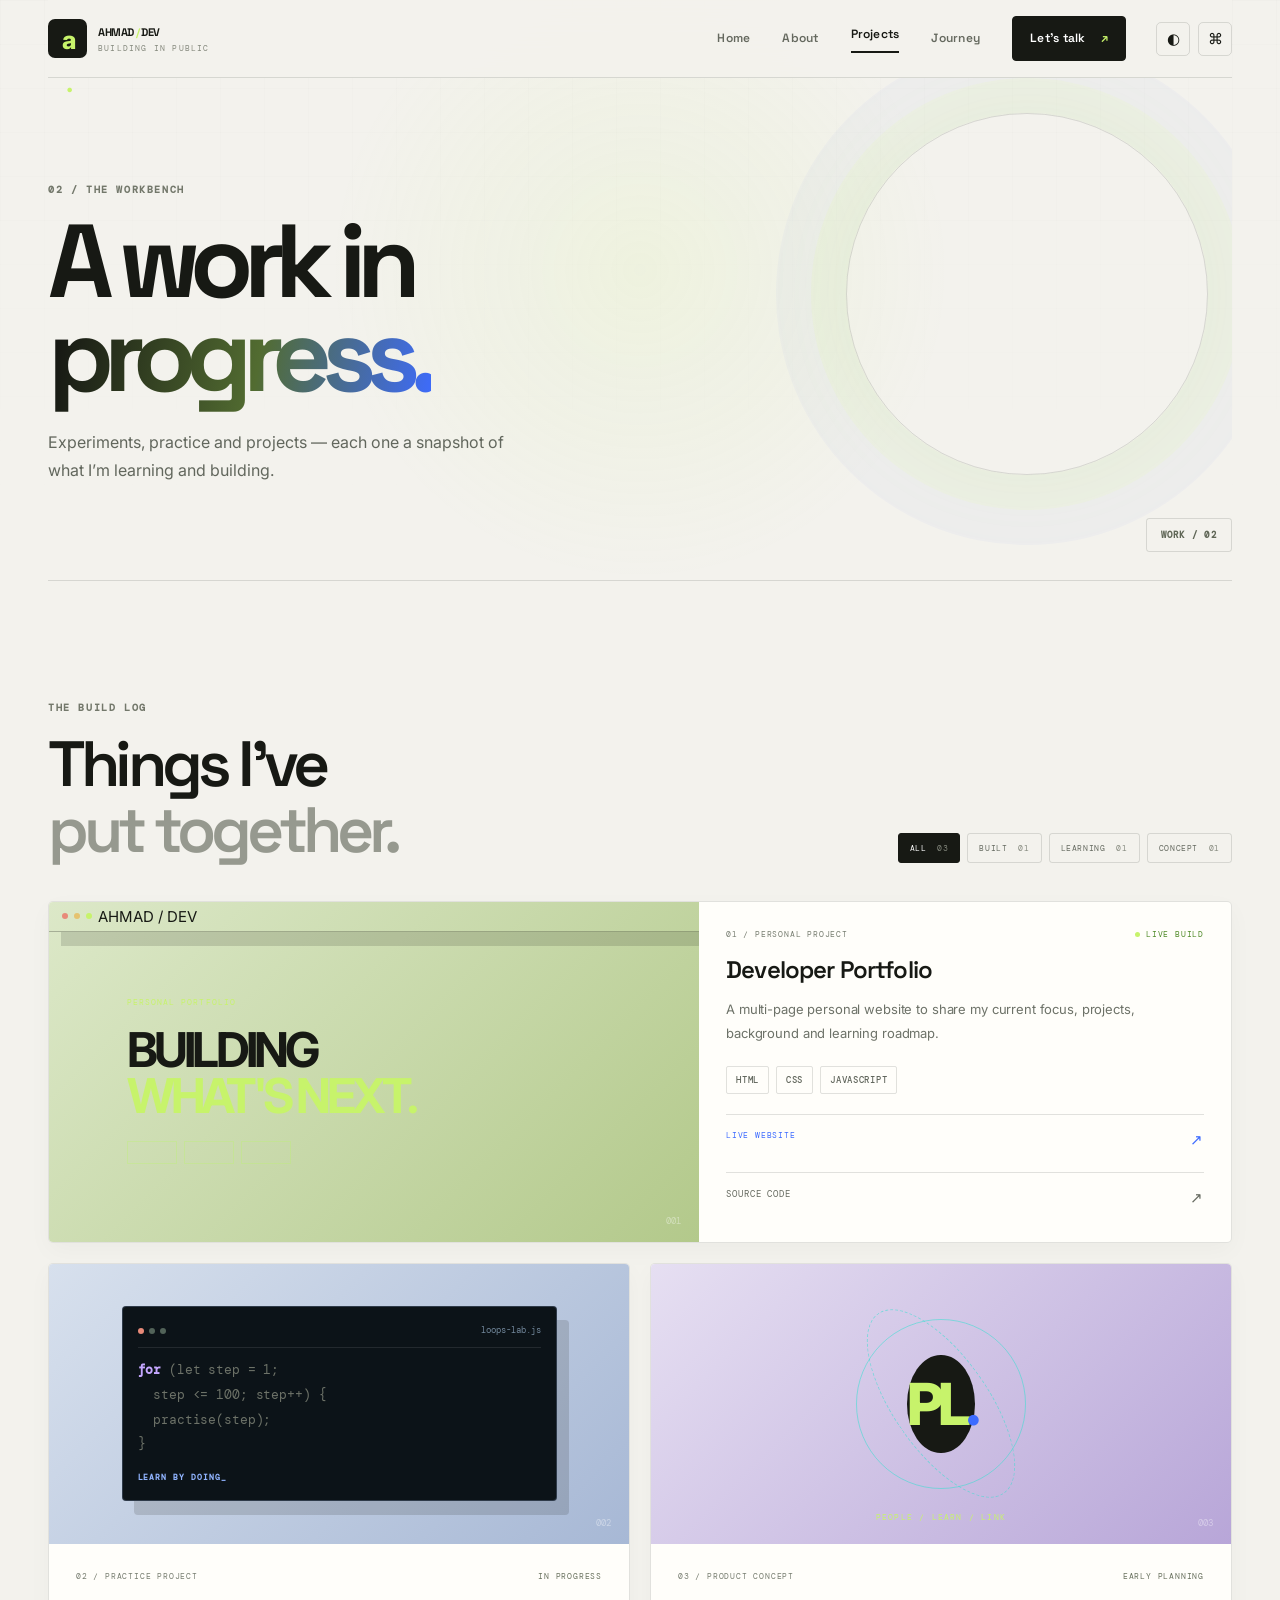
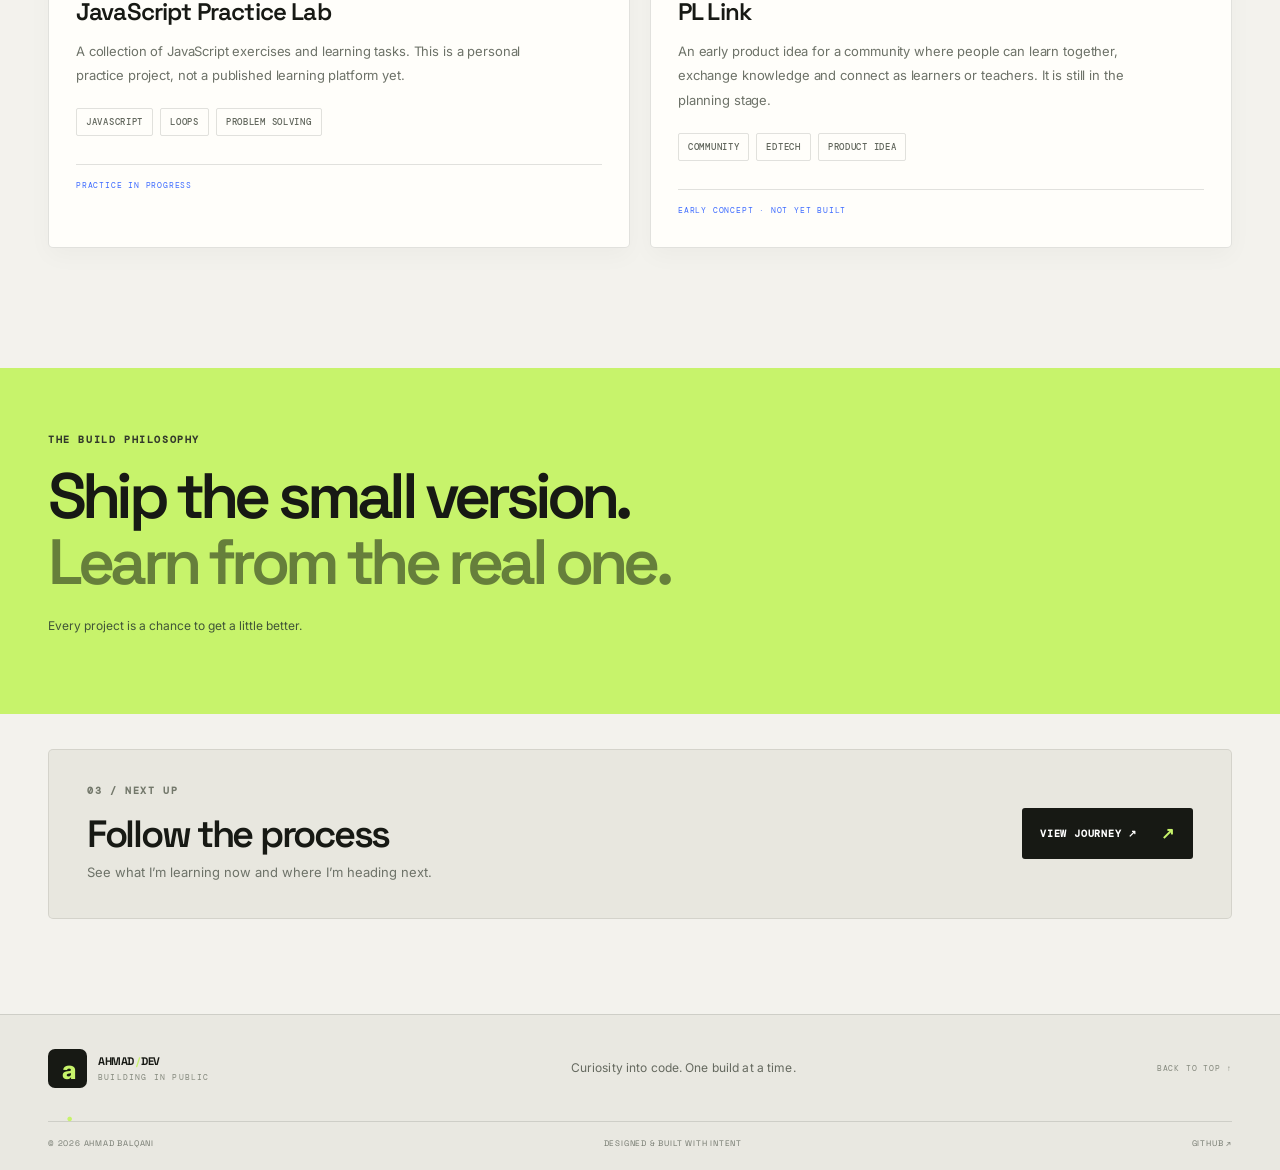
<file: projects.html>
<!doctype html>
<html lang="en">
<head>
<meta charset="utf-8"><meta name="viewport" content="width=device-width,initial-scale=1">
<meta name="theme-color" content="#080b18"><meta name="description" content="Explore projects and learning experiments by Ahmad, including his portfolio, JavaScript practice and early app concepts.">
<meta property="og:title" content="Projects — Ahmad"><meta property="og:description" content="Explore projects and learning experiments by Ahmad, including his portfolio, JavaScript practice and early app concepts."><meta property="og:type" content="website">
<title>Projects — Ahmad</title><link rel="icon" type="image/svg+xml" href="assets/favicon.svg">
<link rel="preconnect" href="https://fonts.googleapis.com"><link rel="preconnect" href="https://fonts.gstatic.com" crossorigin>
<link href="https://fonts.googleapis.com/css2?family=DM+Mono:wght@400;500&family=Inter:wght@400;500;600;700;800&family=Space+Grotesk:wght@400;500;600;700&display=swap" rel="stylesheet">
<link rel="stylesheet" href="assets/css/style.css"><script defer src="assets/js/main.js"></script>
</head><body id="top"><a class="skip" href="#main">Skip to content</a><div class="scroll-progress"></div><header class="header shell"><a class="brand" href="index.html" aria-label="Ahmad home"><span class="brand-mark">a<span>.</span></span><span class="brand-name">AHMAD<span class="brand-slash">/</span>DEV<small>BUILDING IN PUBLIC</small></span></a><button class="menu" aria-label="Open navigation" aria-expanded="false"><span></span><span></span></button><nav class="nav" id="site-nav"><a href="index.html" >Home</a><a href="about.html" >About</a><a href="projects.html" aria-current="page">Projects</a><a href="journey.html" >Journey</a><a class="nav-contact" href="contact.html" >Let's talk <span>↗</span></a></nav><div class="header-tools"><button class="icon-btn theme-toggle" type="button" aria-label="Toggle color theme" title="Toggle theme">◐</button><button class="icon-btn command-open" type="button" aria-label="Open quick navigation" title="Quick navigation">⌘</button></div></header><main id="main">
<section class="page-intro shell"><p class="eyebrow reveal">02 / THE WORKBENCH</p><h1 class="page-title reveal">A work in<br><span class="gradient-text">progress.</span></h1><p class="page-lead reveal">Experiments, practice and projects — each one a snapshot of what I’m learning and building.</p><div class="page-stamp">WORK / 02</div></section>
<section class="section shell"><div class="project-toolbar reveal"><div><p class="eyebrow">THE BUILD LOG</p><h2>Things I've<br><span class="muted-heading">put together.</span></h2></div><div class="filter-group" role="group" aria-label="Filter projects"><button class="filter-btn active" data-filter="all">ALL <span>03</span></button><button class="filter-btn" data-filter="built">BUILT <span>01</span></button><button class="filter-btn" data-filter="learning">LEARNING <span>01</span></button><button class="filter-btn" data-filter="concept">CONCEPT <span>01</span></button></div></div>
<div class="project-grid">
<article class="project-card project-featured reveal" data-category="built"><div class="project-visual portfolio-visual"><div class="mini-browser"><i></i><i></i><i></i><span>AHMAD / DEV</span></div><div class="mini-hero"><small>PERSONAL PORTFOLIO</small><strong>BUILDING<br><em>WHAT'S NEXT.</em></strong><div class="mini-bars"><i></i><i></i><i></i></div></div><span class="visual-number">001</span></div><div class="project-card-body"><div class="project-meta"><span>01 / PERSONAL PROJECT</span><span class="status-dot">LIVE BUILD</span></div><h3>Developer Portfolio</h3><p>A multi-page personal website to share my current focus, projects, background and learning roadmap.</p><div class="tag-row"><span>HTML</span><span>CSS</span><span>JAVASCRIPT</span></div><div class="project-actions"><a class="project-visit" href="https://thisahmad.github.io/portfolio/" target="_blank" rel="noreferrer">LIVE WEBSITE <span>↗</span></a><a class="project-visit" href="https://github.com/thisahmad/portfolio" target="_blank" rel="noreferrer">SOURCE CODE <span>↗</span></a></div></div></article>
<article class="project-card reveal" data-category="learning"><div class="project-visual learning-visual"><div class="terminal-card"><div><i></i><i></i><i></i><span>loops-lab.js</span></div><p><b>for</b> (let step = 1;</p><p>&nbsp; step &lt;= 100; step++) {</p><p>&nbsp; practise(step);</p><p>}</p><strong>LEARN BY DOING<span>_</span></strong></div><span class="visual-number">002</span></div><div class="project-card-body"><div class="project-meta"><span>02 / PRACTICE PROJECT</span><span class="status-label">IN PROGRESS</span></div><h3>JavaScript Practice Lab</h3><p>A collection of JavaScript exercises and learning tasks. This is a personal practice project, not a published learning platform yet.</p><div class="tag-row"><span>JAVASCRIPT</span><span>LOOPS</span><span>PROBLEM SOLVING</span></div><span class="project-visit muted-link">PRACTICE IN PROGRESS</span></div></article>
<article class="project-card reveal" data-category="concept"><div class="project-visual concept-visual"><div class="concept-orbit orbit-a"></div><div class="concept-orbit orbit-b"></div><div class="concept-core">PL<span>.</span></div><span class="concept-caption">PEOPLE / LEARN / LINK</span><span class="visual-number">003</span></div><div class="project-card-body"><div class="project-meta"><span>03 / PRODUCT CONCEPT</span><span class="status-label">EARLY PLANNING</span></div><h3>PL Link</h3><p>An early product idea for a community where people can learn together, exchange knowledge and connect as learners or teachers. It is still in the planning stage.</p><div class="tag-row"><span>COMMUNITY</span><span>EDTECH</span><span>PRODUCT IDEA</span></div><span class="project-visit muted-link">EARLY CONCEPT · NOT YET BUILT</span></div></article></div><p class="filter-empty" role="status" aria-live="polite" hidden>No projects in this category yet. Try another filter.</p></section>
<section class="manifesto compact-manifesto"><div class="shell manifesto-inner reveal"><p class="eyebrow">THE BUILD PHILOSOPHY</p><h2>Ship the small version.<br><span>Learn from the real one.</span></h2><p>Every project is a chance to get a little better.</p></div></section></main><section class="next-step shell reveal"><div><p class="eyebrow">03 / NEXT UP</p><h2>Follow the process</h2><p>See what I’m learning now and where I’m heading next.</p></div><a href="journey.html" class="next-step-link">VIEW JOURNEY ↗<span>↗</span></a></section>
<footer class="footer"><div class="shell footer-top"><a class="brand footer-brand" href="index.html"><span class="brand-mark">a<span>.</span></span><span class="brand-name">AHMAD<span class="brand-slash">/</span>DEV<small>BUILDING IN PUBLIC</small></span></a><p>Curiosity into code. One build at a time.</p><a class="back-top" href="#top">BACK TO TOP ↑</a></div><div class="shell footer-bottom"><span>© <span data-year></span> AHMAD BALQANI</span><span>DESIGNED & BUILT WITH INTENT</span><a href="https://github.com/thisahmad" target="_blank" rel="noreferrer">GITHUB ↗</a></div></footer>
<div class="command-overlay" aria-hidden="true"><div class="command-box" role="dialog" aria-modal="true" aria-label="Quick navigation"><div class="command-head"><span>QUICK NAVIGATION</span><button class="command-close" aria-label="Close">ESC</button></div><input class="command-input" type="search" placeholder="Where would you like to go?" aria-label="Search pages"><div class="command-results"><a href="index.html"><span>01</span> Home <kbd>↵</kbd></a><a href="about.html"><span>02</span> About</a><a href="projects.html"><span>03</span> Projects</a><a href="journey.html"><span>04</span> Journey</a><a href="contact.html"><span>05</span> Contact</a></div><p>TIP · PRESS CTRL / ⌘ + K ANYTIME</p></div></div><div class="toast" role="status" aria-live="polite"></div><button class="back-to-top" aria-label="Back to top">↑</button></body></html>
</file>
<file: assets/css/style.css>
:root{color-scheme:dark;--bg:#0b1110;--bg-soft:#101a17;--panel:#121e1a;--panel-2:#17251f;--ink:#f2f5ef;--muted:#9aa9a0;--muted-2:#65766c;--line:#ffffff14;--accent:#b9f36b;--accent-2:#71d6c1;--blue:#91aaff;--sans:"Manrope",Arial,sans-serif;--mono:"DM Mono",monospace;--ease:cubic-bezier(.2,.75,.25,1);--shell:1160px}*{box-sizing:border-box}html{scroll-behavior:smooth;scroll-padding-top:100px}body{margin:0;background:var(--bg);color:var(--ink);font-family:var(--sans);overflow-x:hidden}body:before{content:"";position:fixed;inset:0;pointer-events:none;z-index:-1;background:radial-gradient(ellipse at 78% 10%,#24433722,transparent 38%),radial-gradient(ellipse at 8% 65%,#263b3020,transparent 34%)}a{color:inherit;text-decoration:none}button,input{font:inherit}.shell{width:min(var(--shell),calc(100% - 64px));margin-inline:auto}.skip{position:absolute;left:-999px;top:10px;background:var(--accent);color:#0b1110;padding:10px;z-index:200}.skip:focus{left:10px}.scroll-progress{height:2px;position:fixed;z-index:100;top:0;left:0;width:0;background:linear-gradient(90deg,var(--accent),var(--accent-2))}.header{height:88px;display:flex;align-items:center;justify-content:space-between;gap:30px;border-bottom:1px solid var(--line);position:sticky;top:0;z-index:80;background:#0b1110d9;backdrop-filter:blur(20px);transition:height .3s,border-color .3s}.header.scrolled{height:72px;border-color:#b9f36b35}.brand{display:flex;align-items:center;gap:11px;flex-shrink:0}.brand-mark{width:39px;height:39px;display:grid;place-items:center;border-radius:12px;background:var(--accent);color:#101810;font-size:25px;font-weight:800;letter-spacing:-.12em}.brand-mark span{color:#557d36}.brand-name{font:600 11px var(--mono);letter-spacing:.12em}.brand-slash{color:var(--accent);padding:0 2px}.brand-name small{display:block;font:8px var(--mono);letter-spacing:.15em;color:var(--muted-2);margin-top:4px}.nav{display:flex;align-items:center;gap:30px;margin-left:auto}.nav a{font-size:11px;color:var(--muted);transition:color .25s}.nav a:hover,.nav a[aria-current=page]{color:var(--ink)}.nav a[aria-current=page]:after{content:"";display:block;height:2px;background:var(--accent);margin-top:7px}.nav .nav-contact{padding:11px 15px;border:1px solid #b9f36b55;color:var(--ink)}.nav .nav-contact span{color:var(--accent);padding-left:12px}.header-tools{display:flex;gap:8px}.icon-btn{width:34px;height:34px;border:1px solid var(--line);background:transparent;color:var(--muted);cursor:pointer;border-radius:50%;transition:.25s}.icon-btn:hover{color:var(--accent);border-color:var(--accent);transform:rotate(12deg)}.menu{display:none}.hero{min-height:670px;display:grid;grid-template-columns:1.05fr .95fr;align-items:center;position:relative;padding-top:55px;padding-bottom:105px}.hero-copy{position:relative;z-index:2}.availability,.contact-availability{display:inline-flex;align-items:center;gap:9px;font:9px var(--mono);letter-spacing:.1em;color:#b7c5b8;border:1px solid var(--line);padding:9px 12px;margin-bottom:35px}.availability i,.contact-availability i{width:6px;height:6px;background:var(--accent);border-radius:50%;box-shadow:0 0 12px var(--accent);animation:pulse 2s infinite}.eyebrow{font:9px var(--mono);letter-spacing:.17em;color:var(--accent);margin:0 0 18px}.hero-title,.page-title{font-size:clamp(56px,7.5vw,94px);line-height:1.02;letter-spacing:-.075em;margin:0;font-weight:700}.gradient-text{background:linear-gradient(100deg,#f2f5ef 5%,var(--accent) 52%,var(--accent-2));-webkit-background-clip:text;background-clip:text;color:transparent}.period{color:var(--accent)}.hero-lead,.page-lead{max-width:500px;color:var(--muted);font-size:14px;line-height:1.9;margin:25px 0 30px}.hero-actions{display:flex;align-items:center;gap:25px;flex-wrap:wrap}.button{display:inline-flex;align-items:center;gap:25px;padding:14px 17px;font-size:11px;font-weight:800;transition:transform .3s var(--ease),box-shadow .3s}.button-primary{background:var(--accent);color:#101810}.button-primary:hover{transform:translateY(-4px);box-shadow:0 12px 35px #b9f36b24}.button span{font-size:16px}.text-link{font-size:11px;color:var(--muted);transition:color .25s}.text-link span{color:var(--accent);padding-left:8px}.text-link:hover{color:var(--ink)}.hero-stats{display:flex;gap:42px;margin-top:58px;padding-top:20px;border-top:1px solid var(--line);max-width:450px}.hero-stats div{display:grid;gap:5px}.hero-stats strong{font:24px var(--mono);letter-spacing:-.08em}.hero-stats strong span{color:var(--accent)}.hero-stats small{font:8px var(--mono);color:var(--muted-2);letter-spacing:.12em}.hero-visual{height:490px;position:relative;display:grid;place-items:center;isolation:isolate}.visual-grid{position:absolute;inset:6% 0;background-image:linear-gradient(#b9f36b0a 1px,transparent 1px),linear-gradient(90deg,#b9f36b0a 1px,transparent 1px);background-size:32px 32px;mask-image:radial-gradient(ellipse,#000 20%,transparent 72%)}.visual-ring{position:absolute;border:1px solid #b9f36b25;border-radius:50%;animation:orbit 28s linear infinite}.ring-one{width:390px;height:390px}.ring-two{width:320px;height:320px;border-style:dashed;animation-direction:reverse;animation-duration:36s}.ring-three{width:450px;height:190px;transform:rotate(-32deg);border-color:#71d6c12b}.code-window{width:min(390px,90%);position:relative;z-index:2;background:#101a17ed;border:1px solid #b9f36b44;box-shadow:0 25px 90px #0008,0 0 65px #b9f36b0b;transform:rotateY(-8deg) rotateX(4deg);animation:window-float 6s ease-in-out infinite}.window-bar{height:39px;border-bottom:1px solid var(--line);display:flex;align-items:center;gap:6px;padding:0 13px}.window-bar>span,.mini-browser i,.terminal-card>div i{width:6px;height:6px;border-radius:50%;background:#526359}.window-bar>span:first-child,.mini-browser i:first-child,.terminal-card>div i:first-child{background:#e88a79}.window-bar>span:nth-child(2),.mini-browser i:nth-child(2){background:#e5c36f}.window-bar>span:nth-child(3),.mini-browser i:nth-child(3){background:var(--accent)}.window-bar b{margin-left:auto;color:var(--muted-2);font:9px var(--mono)}.code-lines{padding:22px 18px 15px;font:11px/2.2 var(--mono);color:#c8d4ca}.code-lines p{margin:0}.code-lines i{display:inline-block;width:27px;color:#53675a;font-style:normal;font-size:9px}.code-lines em{color:var(--accent-2);font-style:normal}.code-purple{color:#c2a2ff}.code-blue{color:#8eb9ff}.code-orange{color:#efb47e}.code-comment{color:#6c8072}.window-status{display:flex;justify-content:space-between;border-top:1px solid var(--line);padding:10px 14px;color:var(--muted-2);font:8px var(--mono);letter-spacing:.08em}.window-status i{display:inline-block;width:5px;height:5px;border-radius:50%;background:var(--accent);margin-right:6px}.float-chip{position:absolute;z-index:3;padding:10px 13px;background:#17251f;border:1px solid #b9f36b33;color:#d4ded4;font:9px var(--mono);letter-spacing:.06em;box-shadow:0 12px 35px #0005;animation:chip-float 5s ease-in-out infinite}.float-chip b{color:var(--accent);margin-right:6px}.chip-top{top:16%;right:0}.chip-bottom{bottom:14%;left:0;animation-delay:-2s}.visual-cross{position:absolute;right:12%;bottom:22%;color:var(--accent);font-size:27px;animation:spin 18s linear infinite}.hero-bottom{position:absolute;bottom:28px;left:0;right:0;display:flex;align-items:center;gap:15px;color:var(--muted-2);font:8px var(--mono);letter-spacing:.14em}.scroll-line{width:80px;height:1px;background:var(--accent);transform-origin:left;animation:line-pulse 2s infinite}.ticker{overflow:hidden;border-block:1px solid var(--line);background:#0e1713;padding:17px 0}.ticker-track{display:flex;align-items:center;justify-content:space-around;gap:34px;min-width:1000px;animation:ticker 32s linear infinite}.ticker span{font:9px var(--mono);letter-spacing:.17em;color:#b3c0b5;white-space:nowrap}.ticker b{color:var(--accent);font-size:12px}.section{padding:110px 0}.section-heading{display:flex;align-items:end;justify-content:space-between;gap:30px;margin-bottom:45px}.section-heading h2,.project-toolbar h2,.roadmap-summary h2{font-size:clamp(35px,4.8vw,58px);line-height:1.08;letter-spacing:-.065em;margin:0}.muted-heading{color:#87968b}.section-aside{max-width:300px;color:var(--muted);font-size:11px;line-height:1.9;margin:0}.focus-grid{display:grid;grid-template-columns:repeat(3,1fr);gap:14px}.focus-card{position:relative;min-height:285px;background:linear-gradient(145deg,#14211b,#101815);border:1px solid var(--line);padding:25px;overflow:hidden;transition:transform .4s var(--ease),border-color .4s,box-shadow .4s}.focus-card:after{content:"";position:absolute;width:160px;height:160px;border-radius:50%;right:-90px;bottom:-100px;background:var(--accent);filter:blur(80px);opacity:0;transition:opacity .4s}.focus-card:hover{transform:translateY(-8px);border-color:#b9f36b55;box-shadow:0 18px 45px #0004}.focus-card:hover:after{opacity:.16}.focus-top,.focus-bottom{display:flex;justify-content:space-between;align-items:center;font:8px var(--mono);letter-spacing:.13em;color:var(--muted-2)}.focus-symbol{width:39px;height:39px;display:grid;place-items:center;background:#b9f36b12;border:1px solid #b9f36b35;color:var(--accent);font:14px var(--mono)}.focus-card h3{font-size:22px;letter-spacing:-.04em;margin:42px 0 9px}.focus-card p{max-width:300px;color:var(--muted);font-size:11px;line-height:1.85}.focus-bottom{position:absolute;left:25px;right:25px;bottom:20px;border-top:1px solid var(--line);padding-top:14px}.focus-bottom span:last-child{color:var(--accent);font-size:16px}.manifesto{background:var(--accent);color:#101810;padding:90px 0;overflow:hidden;position:relative}.manifesto-inner{position:relative;z-index:1}.manifesto .eyebrow{color:#48632e}.manifesto h2{font-size:clamp(37px,5.5vw,67px);line-height:1.08;letter-spacing:-.07em;margin:0 0 20px}.manifesto h2 span{color:#42602e}.manifesto p:not(.eyebrow){font-size:12px;color:#405537}.manifesto .text-link{display:inline-block;color:#152313;margin-top:12px}.manifesto .text-link span{color:#315326}.manifesto-orb{position:absolute;right:4%;top:-130px;width:410px;height:410px;border:1px solid #203b2633;border-radius:50%;box-shadow:inset 0 0 100px #213c2515,0 0 90px #203b2615}.manifesto-orb:before,.manifesto-orb:after{content:"";position:absolute;inset:35px;border:1px dashed #203b2644;border-radius:50%}.manifesto-orb:after{inset:90px}.featured-project{display:grid;grid-template-columns:1.1fr .9fr;gap:55px;align-items:center;padding:18px;border:1px solid var(--line);background:#101915;transition:transform .4s,border-color .4s}.featured-project:hover{transform:translateY(-5px);border-color:#b9f36b55}.featured-art{height:340px;position:relative;overflow:hidden;background:radial-gradient(ellipse at 75% 80%,#4b704b55,transparent 40%),linear-gradient(140deg,#1c3025,#101713)}.featured-browser,.mini-browser{height:30px;display:flex;align-items:center;gap:6px;padding:0 13px;border-bottom:1px solid #ffffff18}.featured-browser i{width:5px;height:5px;background:#657568;border-radius:50%}.featured-browser span{margin-left:10px;color:#839486;font:8px var(--mono)}.featured-content{position:absolute;left:12%;top:24%;z-index:1}.featured-content>span{font:8px var(--mono);letter-spacing:.15em;color:var(--accent)}.featured-content strong{display:block;font-size:clamp(34px,5vw,55px);line-height:.94;letter-spacing:-.08em;margin-top:15px}.featured-content em{font-style:normal;color:var(--accent)}.featured-lines{display:flex;gap:7px;margin-top:25px}.featured-lines i{width:55px;height:27px;border:1px solid #b9f36b55;background:#b9f36b10}.featured-orbit{position:absolute;width:250px;height:250px;border:1px solid #b9f36b55;border-radius:50%;right:-50px;bottom:-100px;box-shadow:0 0 70px #b9f36b18,inset 0 0 50px #b9f36b10;animation:orbit 35s linear infinite}.featured-info{padding:25px 35px 25px 0}.featured-info h3{font-size:clamp(23px,3vw,34px);letter-spacing:-.05em;margin:12px 0}.featured-info p{font-size:11px;color:var(--muted);line-height:1.9}.tag-row{display:flex;flex-wrap:wrap;gap:7px;margin:20px 0}.tag-row span{font:8px var(--mono);letter-spacing:.08em;color:#bdc9bf;border:1px solid var(--line);padding:7px 9px}.project-arrow{display:inline-block;margin-top:20px;color:var(--accent);font:9px var(--mono);letter-spacing:.12em}.closing-section{padding:100px 0;background:#111d17;overflow:hidden}.closing-inner{position:relative}.closing-inner h2{font-size:clamp(52px,8vw,92px);line-height:.98;letter-spacing:-.08em;margin:0 0 35px}.closing-inner h2 span{color:var(--accent)}.closing-decoration{position:absolute;right:6%;top:0;font-size:clamp(150px,25vw,300px);font-weight:800;color:#ffffff05;letter-spacing:-.12em;pointer-events:none}.footer{border-top:1px solid var(--line)}.footer-top,.footer-bottom{display:flex;align-items:center;justify-content:space-between;gap:20px}.footer-top{padding:30px 0}.footer-top p{color:var(--muted);font-size:10px}.back-top,.footer-bottom{font:8px var(--mono);letter-spacing:.1em;color:var(--muted-2)}.back-top:hover,.footer-bottom a:hover{color:var(--accent)}.footer-bottom{padding:16px 0 22px;border-top:1px solid var(--line)}.page-intro{min-height:440px;padding:105px 0 85px;border-bottom:1px solid var(--line);position:relative}.page-title{font-size:clamp(53px,7vw,84px)}.page-lead{max-width:540px}.page-stamp{position:absolute;right:0;bottom:28px;font:8px var(--mono);letter-spacing:.15em;color:var(--muted-2)}.about-layout{display:grid;grid-template-columns:.8fr 1.2fr;gap:100px}.about-aside{align-self:start;position:sticky;top:125px}.about-monogram{font-size:100px;font-weight:800;line-height:1;letter-spacing:-.12em;color:var(--accent);margin:35px 0 25px;text-shadow:0 0 60px #b9f36b22}.about-monogram span{color:var(--ink)}.about-aside h2{font-size:clamp(28px,3.5vw,43px);line-height:1.1;letter-spacing:-.06em;margin:0}.about-aside p{font-size:11px;color:var(--muted);line-height:1.9;max-width:280px}.about-story{border-top:1px solid var(--line)}.story-row{display:grid;grid-template-columns:45px 1fr;gap:20px;padding:31px 0;border-bottom:1px solid var(--line)}.story-row>span{font:10px var(--mono);color:var(--accent)}.story-row h3{margin:0 0 9px;font-size:20px}.story-row p{margin:0;color:var(--muted);font-size:12px;line-height:1.9;max-width:550px}.section-alt{background:#101915}.skill-list{display:grid;grid-template-columns:1fr 1fr;gap:35px 60px}.skill-item{display:grid;grid-template-columns:1fr auto;gap:14px}.skill-item>div:first-child{display:flex;justify-content:space-between;gap:10px}.skill-item b{font-size:12px}.skill-item span,.skill-item small{font:8px var(--mono);color:var(--muted-2)}.skill-track{grid-column:span 2;height:3px;background:#ffffff14;overflow:hidden}.skill-track i{display:block;width:var(--level);height:100%;background:linear-gradient(90deg,var(--accent),var(--accent-2));transform:scaleX(0);transform-origin:left;transition:transform 1.4s var(--ease)}.skill-item.visible .skill-track i{transform:scaleX(1)}.fine-print{font:9px var(--mono);color:var(--muted-2);margin-top:30px}.quote-section{padding:90px 0;background:#14221b}.quote-section blockquote{max-width:850px;font-size:clamp(31px,5vw,58px);line-height:1.17;letter-spacing:-.065em;font-weight:700;margin:0}.quote-section blockquote span{color:var(--accent)}.project-toolbar{display:flex;align-items:end;justify-content:space-between;gap:25px;margin-bottom:35px}.project-toolbar h2{font-size:40px}.filter-group{display:flex;gap:5px;flex-wrap:wrap}.filter-btn{border:1px solid var(--line);background:transparent;color:var(--muted);padding:9px 11px;font:8px var(--mono);letter-spacing:.08em;cursor:pointer;transition:.25s}.filter-btn span{color:var(--muted-2);margin-left:5px}.filter-btn.active,.filter-btn:hover{border-color:#b9f36b66;color:var(--accent);background:#b9f36b0a}.project-grid{display:grid;grid-template-columns:repeat(2,1fr);gap:16px}.project-card{background:#111a16;border:1px solid var(--line);transition:transform .4s var(--ease),border-color .3s,opacity .3s}.project-card:hover{transform:translateY(-6px);border-color:#b9f36b55}.project-card[hidden]{display:none}.project-featured{grid-column:span 2;display:grid;grid-template-columns:1.1fr .9fr}.project-visual{height:270px;position:relative;overflow:hidden}.project-featured .project-visual{height:100%;min-height:340px}.portfolio-visual{background:radial-gradient(ellipse at 75% 80%,#476d4d66,transparent 40%),linear-gradient(140deg,#1d3326,#111a15)}.mini-browser{height:30px}.mini-hero{position:absolute;left:12%;top:25%}.mini-hero small{font:8px var(--mono);letter-spacing:.13em;color:var(--accent)}.mini-hero strong{display:block;font-size:clamp(31px,4vw,48px);line-height:.95;letter-spacing:-.08em;margin-top:15px}.mini-hero em{font-style:normal;color:var(--accent)}.mini-bars{display:flex;gap:7px;margin-top:22px}.mini-bars i{width:50px;height:23px;border:1px solid #b9f36b55}.visual-number{position:absolute;right:18px;bottom:15px;font:9px var(--mono);color:#ffffff66}.project-card-body{padding:24px}.project-meta{display:flex;justify-content:space-between;gap:12px;font:8px var(--mono);letter-spacing:.1em;color:var(--muted-2)}.status-dot:before{content:"";display:inline-block;width:5px;height:5px;border-radius:50%;background:var(--accent);margin-right:6px}.status-dot{color:var(--accent)}.status-label{color:var(--muted)}.project-card h3{font-size:21px;letter-spacing:-.04em;margin:18px 0 8px}.project-card p{font-size:11px;color:var(--muted);line-height:1.8;max-width:480px}.project-visit{display:inline-flex;justify-content:space-between;gap:20px;width:100%;border-top:1px solid var(--line);padding-top:15px;margin-top:8px;color:var(--accent);font:8px var(--mono);letter-spacing:.1em}.project-visit span{font-size:15px}.muted-link{color:var(--muted-2)}.learning-visual{background:radial-gradient(ellipse at 80% 20%,#314d75,transparent 55%),#121d27;display:grid;place-items:center}.terminal-card{width:75%;background:#0c1318;border:1px solid #8ea9d044;box-shadow:0 20px 40px #0005;padding:15px;font:9px/1.9 var(--mono);color:#b7c8d8}.terminal-card>div{display:flex;gap:5px;align-items:center;border-bottom:1px solid #ffffff18;padding-bottom:8px;margin-bottom:10px}.terminal-card>div span{margin-left:auto;color:#71869a}.terminal-card p{margin:0;color:#c2d2df}.terminal-card p b{color:#c5a7ff}.terminal-card strong{display:block;margin-top:13px;color:#91b4ff;font-size:8px;letter-spacing:.12em}.terminal-card strong span{animation:blink 1s steps(2) infinite}.concept-visual{background:radial-gradient(circle at center,#274a3b,#101914 68%);display:grid;place-items:center}.concept-orbit{position:absolute;width:170px;height:170px;border:1px solid #b9f36b55;border-radius:50%;animation:orbit 18s linear infinite}.orbit-b{width:220px;height:95px;transform:rotate(55deg);border-style:dashed;animation-direction:reverse}.concept-core{font-size:58px;font-weight:800;letter-spacing:-.1em;color:#eaf3e9}.concept-core span{color:var(--accent)}.concept-caption{position:absolute;bottom:22px;font:8px var(--mono);letter-spacing:.15em;color:var(--accent)}.filter-empty{color:var(--muted);text-align:center;padding:50px}.compact-manifesto{padding:65px 0}.roadmap-summary{display:flex;align-items:end;justify-content:space-between;gap:30px;margin-bottom:60px}.roadmap-progress{width:230px;display:grid;gap:9px}.roadmap-progress>span,.roadmap-progress>small{font:8px var(--mono);letter-spacing:.12em;color:var(--muted-2)}.roadmap-progress strong{font:30px var(--mono)}.roadmap-progress strong small{font-size:12px;color:var(--muted-2)}.roadmap-progress div{height:3px;background:#ffffff16}.roadmap-progress div i{display:block;width:20%;height:100%;background:var(--accent)}.roadmap-list{max-width:850px;margin-left:6%}.roadmap-item{display:grid;grid-template-columns:60px 1fr;gap:20px}.roadmap-index{display:flex;flex-direction:column;align-items:center}.roadmap-index span{width:40px;height:40px;display:grid;place-items:center;border:1px solid #ffffff30;border-radius:50%;font:10px var(--mono);color:var(--muted);background:var(--bg);z-index:1}.roadmap-index i{width:1px;flex:1;min-height:175px;background:linear-gradient(#b9f36b55,#ffffff0a)}.current .roadmap-index span{border-color:var(--accent);color:var(--accent);box-shadow:0 0 25px #b9f36b20}.roadmap-content{background:#121d18;border:1px solid var(--line);padding:25px 28px;margin-bottom:17px;transition:border-color .3s,transform .3s}.roadmap-content:hover{border-color:#b9f36b44;transform:translateX(5px)}.roadmap-top{display:flex;align-items:center;justify-content:space-between;gap:12px}.roadmap-top small{font:8px var(--mono);letter-spacing:.12em;color:var(--muted-2)}.status-pill{font:8px var(--mono);letter-spacing:.1em;padding:6px 9px;border:1px solid var(--line);color:var(--muted)}.current-pill{border-color:#b9f36b44;color:var(--accent);background:#b9f36b0b}.roadmap-content h3{font-size:21px;margin:17px 0 7px}.roadmap-content p{font-size:11px;line-height:1.8;color:var(--muted);max-width:620px;margin:0}.closing-note{color:var(--muted);font-size:12px}.contact-layout{display:grid;grid-template-columns:.8fr 1.2fr;gap:100px}.contact-copy h2{font-size:clamp(37px,5vw,58px);line-height:1.08;letter-spacing:-.07em;margin:0}.contact-copy>p:not(.eyebrow){font-size:12px;line-height:1.9;color:var(--muted);max-width:300px;margin:20px 0}.contact-availability{font-size:8px;margin:15px 0}.copy-email{display:flex;align-items:center;gap:30px;background:transparent;border:0;border-bottom:1px solid #b9f36b55;padding:12px 0;color:var(--accent);font:8px var(--mono);letter-spacing:.1em;cursor:pointer}.copy-email span{font-size:16px}.contact-options{border-top:1px solid var(--line)}.contact-option{display:flex;align-items:center;gap:17px;padding:22px 8px;border-bottom:1px solid var(--line);transition:background .3s,padding .3s}.contact-option:hover{padding-left:17px;background:#b9f36b08}.contact-symbol{width:43px;height:43px;border:1px solid #b9f36b33;display:grid;place-items:center;color:var(--accent);font-size:18px}.contact-option>span:nth-child(2){display:grid;gap:4px}.contact-option small{font:8px var(--mono);letter-spacing:.13em;color:var(--muted-2)}.contact-option b{font-size:13px}.contact-option>i{font-style:normal;margin-left:auto;color:var(--accent);font-size:18px;transition:transform .3s}.contact-option:hover>i{transform:translate(4px,-4px)}.contact-bottom{border-block:1px solid var(--line);padding:20px 0}.contact-bottom .shell{display:flex;justify-content:space-between;gap:15px;flex-wrap:wrap}.contact-bottom span{font:8px var(--mono);letter-spacing:.12em;color:var(--muted-2)}.toast{position:fixed;left:50%;bottom:28px;transform:translate(-50%,20px);opacity:0;pointer-events:none;background:var(--accent);color:#101810;padding:12px 17px;font:10px var(--mono);z-index:150;transition:.3s}.toast.show{opacity:1;transform:translate(-50%,0)}.back-to-top{position:fixed;right:24px;bottom:24px;width:40px;height:40px;border:1px solid #b9f36b66;background:#111c16;color:var(--accent);border-radius:50%;z-index:60;opacity:0;pointer-events:none;transform:translateY(10px);transition:.3s;cursor:pointer}.back-to-top.visible{opacity:1;pointer-events:auto;transform:none}.command-overlay{position:fixed;inset:0;background:#030706c9;backdrop-filter:blur(12px);z-index:200;display:grid;place-items:start center;padding:18vh 20px 20px;opacity:0;visibility:hidden;transition:.25s}.command-overlay.open{opacity:1;visibility:visible}.command-box{width:min(520px,100%);background:#111c16;border:1px solid #b9f36b55;box-shadow:0 30px 100px #0009;padding:18px;transform:translateY(12px);transition:transform .25s}.command-overlay.open .command-box{transform:none}.command-head{display:flex;justify-content:space-between;font:8px var(--mono);letter-spacing:.15em;color:var(--muted-2);margin-bottom:14px}.command-close{background:transparent;border:1px solid var(--line);color:var(--muted);font:8px var(--mono);padding:5px 8px;cursor:pointer}.command-input{width:100%;background:#0b1110;border:1px solid var(--line);padding:14px;color:var(--ink);outline:none;font-size:12px}.command-input:focus{border-color:var(--accent)}.command-results{display:grid;margin-top:12px}.command-results a{padding:12px 8px;border-bottom:1px solid var(--line);font-size:11px;color:var(--muted);transition:color .2s,background .2s}.command-results a span{font:9px var(--mono);color:var(--accent);margin-right:15px}.command-results a:hover{background:#b9f36b0b;color:var(--ink)}.command-results kbd{float:right;color:var(--muted-2)}.command-box>p{font:8px var(--mono);letter-spacing:.1em;color:var(--muted-2);margin:15px 0 0}.reveal{opacity:0;transform:translateY(22px);transition:opacity .75s,transform .75s var(--ease)}.reveal.visible{opacity:1;transform:none}.delay-1{transition-delay:.1s}.delay-2{transition-delay:.2s}.delay-3{transition-delay:.3s}:focus-visible{outline:2px solid var(--accent);outline-offset:4px}::selection{background:var(--accent);color:#101810}@keyframes orbit{to{rotate:360deg}}@keyframes window-float{0%,100%{translate:0 0}50%{translate:0 -10px}}@keyframes chip-float{0%,100%{translate:0 0}50%{translate:0 -8px}}@keyframes pulse{50%{opacity:.45;box-shadow:0 0 2px var(--accent)}}@keyframes ticker{to{transform:translateX(-50%)}}@keyframes line-pulse{0%,100%{transform:scaleX(.5);opacity:.4}50%{transform:scaleX(1);opacity:1}}@keyframes spin{to{rotate:360deg}}@keyframes blink{50%{opacity:0}}@media(max-width:900px){.hero{grid-template-columns:1fr;padding-top:70px}.hero-visual{height:430px}.section-heading{align-items:start}.focus-grid{grid-template-columns:1fr 1fr}.focus-card:last-child{grid-column:span 2}.about-layout,.contact-layout{gap:55px}.featured-project{gap:25px}.project-featured{grid-template-columns:1fr}.project-featured .project-visual{min-height:300px}.project-featured .project-card-body{padding:25px}.nav{gap:17px}}@media(max-width:680px){.shell{width:calc(100% - 38px)}.header{height:72px;gap:12px}.header.scrolled{height:65px}.brand-mark{width:34px;height:34px}.brand-name{font-size:10px}.menu{display:flex;flex-direction:column;gap:5px;order:3;background:transparent;border:0;padding:8px;cursor:pointer}.menu span{width:19px;height:1px;background:var(--ink);transition:.25s}.menu[aria-expanded=true] span:first-child{transform:translateY(3px) rotate(45deg)}.menu[aria-expanded=true] span:last-child{transform:translateY(-3px) rotate(-45deg)}.header-tools{margin-left:auto}.icon-btn{width:31px;height:31px}.nav{display:none;position:absolute;top:71px;left:0;right:0;background:#101a15;padding:12px 20px 22px;border-bottom:1px solid var(--line);flex-direction:column;align-items:stretch;gap:0}.nav.open{display:flex}.nav a{padding:14px 0;border-bottom:1px solid var(--line)}.nav a[aria-current=page]:after{display:none}.nav .nav-contact{border:0;padding:14px 0}.hero{min-height:auto;padding-top:65px;padding-bottom:90px}.hero-title{font-size:clamp(51px,13vw,75px)}.hero-lead{font-size:13px}.hero-visual{height:350px;margin:12px -15px 0;transform:scale(.94)}.ring-one{width:300px;height:300px}.ring-two{width:250px;height:250px}.ring-three{width:340px;height:145px}.code-window{width:min(340px,88%)}.code-lines{font-size:9px;padding:17px 12px}.chip-top{right:1%;top:9%}.chip-bottom{left:0;bottom:7%}.hero-stats{gap:22px;margin-top:42px}.hero-stats strong{font-size:21px}.hero-bottom{bottom:23px}.ticker-track{gap:23px}.section{padding:75px 0}.section-heading{display:block;margin-bottom:30px}.section-aside{margin-top:17px}.focus-grid{grid-template-columns:1fr}.focus-card,.focus-card:last-child{grid-column:auto;min-height:260px}.manifesto{padding:65px 0}.manifesto h2{font-size:clamp(34px,9vw,48px)}.manifesto-orb{right:-240px;top:-50px}.featured-project{grid-template-columns:1fr;padding:10px;gap:0}.featured-art{height:270px}.featured-info{padding:25px 15px}.closing-section{padding:70px 0}.closing-inner h2{font-size:clamp(48px,13vw,70px)}.footer-top{flex-wrap:wrap}.footer-top p{order:3;width:100%;margin:0}.footer-bottom{flex-wrap:wrap;font-size:7px}.page-intro{min-height:390px;padding:75px 0 70px}.page-title{font-size:clamp(47px,12vw,68px)}.page-lead{font-size:12px}.about-layout,.contact-layout{grid-template-columns:1fr;gap:40px}.about-aside{position:static}.about-monogram{font-size:75px;margin:25px 0 18px}.story-row{grid-template-columns:30px 1fr;gap:12px;padding:24px 0}.story-row h3{font-size:18px}.skill-list{grid-template-columns:1fr;gap:27px}.skill-item>div:first-child{display:grid;gap:4px}.quote-section{padding:65px 0}.project-toolbar{display:block}.project-toolbar h2{font-size:34px}.filter-group{margin-top:22px}.filter-btn{padding:8px 9px;font-size:7px}.project-grid{grid-template-columns:1fr}.project-featured{grid-column:auto}.project-featured .project-visual{min-height:270px}.project-visual{height:245px}.roadmap-summary{display:block;margin-bottom:40px}.roadmap-progress{margin-top:28px;width:100%}.roadmap-list{margin:0}.roadmap-item{grid-template-columns:42px 1fr;gap:12px}.roadmap-index span{width:34px;height:34px}.roadmap-index i{min-height:205px}.roadmap-content{padding:19px;margin-bottom:13px}.roadmap-content h3{font-size:18px}.roadmap-top{align-items:flex-start}.roadmap-top small{font-size:7px}.contact-option{gap:12px;padding:18px 4px}.contact-symbol{width:38px;height:38px}.contact-option b{font-size:11px}.contact-bottom .shell{gap:12px}.contact-bottom span{font-size:7px}.back-to-top{right:14px;bottom:14px}.command-overlay{padding-top:12vh}}@media(prefers-reduced-motion:reduce){*,*::before,*::after{scroll-behavior:auto!important;animation-duration:.01ms!important;animation-iteration-count:1!important;transition-duration:.01ms!important}.reveal{opacity:1;transform:none}.skill-track i{transform:scaleX(1)}}
/* Optional light theme, preserving the same layout and component system. */
body.light-theme{--bg:#f2f5ef;--bg-soft:#e8eee7;--panel:#fff;--panel-2:#e8eee7;--ink:#17231b;--muted:#58695d;--muted-2:#758579;--line:#15251b20;color-scheme:light;background:var(--bg)}body.light-theme:before{background:radial-gradient(ellipse at 78% 10%,#b9f36b25,transparent 38%),radial-gradient(ellipse at 8% 65%,#71d6c11c,transparent 34%)}body.light-theme .header{background:#f2f5efdc}body.light-theme .nav .nav-contact{color:var(--ink)}body.light-theme .code-window,body.light-theme .command-box{background:#fff;color:#17231b}body.light-theme .window-bar,body.light-theme .window-status{border-color:#15251b20}body.light-theme .code-lines{color:#26392d}body.light-theme .focus-card,body.light-theme .featured-project,body.light-theme .project-card,body.light-theme .roadmap-content{background:#fff}body.light-theme .ticker,body.light-theme .closing-section,body.light-theme .section-alt{background:#e7eee6}body.light-theme .manifesto{color:#101810}body.light-theme .featured-art,body.light-theme .portfolio-visual{background:radial-gradient(ellipse at 75% 80%,#b9f36b66,transparent 40%),linear-gradient(140deg,#dcebdc,#b9cdbb)}body.light-theme .mini-browser{border-color:#17231b22}body.light-theme .terminal-card{background:#17231b}body.light-theme .contact-symbol{border-color:#b9f36b88}body.light-theme .command-input{background:#f2f5ef;color:#17231b}body.light-theme .back-to-top{background:#fff}body.light-theme .footer{border-color:#15251b20}
/* FUTURISTIC 3D PORTFOLIO — shared visual system */
:root{--bg:#070914;--bg-soft:#0b1020;--panel:#10172b;--panel-2:#151f38;--ink:#f4f6ff;--muted:#a0aac5;--muted-2:#687593;--line:#a9b8ff20;--accent:#8b7cff;--accent-2:#36e0d0;--blue:#68a8ff;--sans:"Manrope",Arial,sans-serif;--mono:"DM Mono",monospace;--ease:cubic-bezier(.16,.8,.24,1);--shell:1200px}
html{background:var(--bg);scroll-behavior:smooth}
body{background:radial-gradient(ellipse at 75% 5%,#4736a526,transparent 34%),radial-gradient(ellipse at 8% 48%,#147d8b1c,transparent 32%),#070914;color:var(--ink)}
body:before{z-index:0;opacity:.65;background-image:linear-gradient(#8b7cff0a 1px,transparent 1px),linear-gradient(90deg,#8b7cff0a 1px,transparent 1px);background-size:54px 54px;mask-image:linear-gradient(to bottom,#000,transparent 78%)}
body:after{content:"";position:fixed;inset:0;z-index:0;pointer-events:none;background:radial-gradient(600px circle at var(--pointer-x,50%) var(--pointer-y,30%),#8b7cff12,transparent 55%)}
body>*{position:relative;z-index:1}
.shell{width:min(var(--shell),calc(100% - 72px))}
.scroll-progress{height:3px;background:linear-gradient(90deg,#36e0d0,#8b7cff,#68a8ff);box-shadow:0 0 18px #8b7cff88}
.header{height:84px;background:#080b18c9;border:1px solid #b6c4ff16;border-top:0;border-radius:0 0 20px 20px;box-shadow:0 12px 45px #0003}
.header.scrolled{height:70px;border-color:#8b7cff55}
.brand-mark{border-radius:13px;background:linear-gradient(145deg,#a59aff,#5d50d9);color:#fff;box-shadow:0 0 30px #8b7cff55,inset 0 1px 0 #ffffff80}.brand-mark span{color:#36e0d0}
.brand-name small{color:#8793b6}.nav{gap:clamp(14px,2.4vw,32px)}.nav a{font-size:11px;letter-spacing:.02em}
.nav a[aria-current=page]:after{background:linear-gradient(90deg,var(--accent),var(--accent-2));box-shadow:0 0 12px var(--accent)}
.nav .nav-contact{border:1px solid #8b7cff66;border-radius:999px;padding:11px 18px;background:#8b7cff12;box-shadow:inset 0 0 20px #8b7cff0a}
.icon-btn{border-radius:12px;border-color:#aab7ff30;background:#ffffff06}
.hero{min-height:720px;padding-top:75px}.hero-title,.page-title{letter-spacing:-.085em;text-shadow:0 10px 60px #8b7cff12}
.gradient-text{background:linear-gradient(100deg,#fff 0%,#b5adff 40%,#36e0d0 85%);-webkit-background-clip:text;background-clip:text}
.availability,.contact-availability{border:1px solid #36e0d044;border-radius:999px;background:#36e0d00b;color:#d4fff9;box-shadow:0 0 30px #36e0d00b}
.availability i,.contact-availability i{background:var(--accent-2);box-shadow:0 0 15px var(--accent-2)}
.button{border-radius:999px}.button-primary{background:linear-gradient(110deg,#a59aff,#7568ee 55%,#36cfc5);color:#080b18;box-shadow:0 12px 35px #7568ee30}.button-primary:hover{box-shadow:0 18px 50px #7568ee55}
.text-link span{color:var(--accent-2)}.hero-visual{perspective:1100px;transform-style:preserve-3d}
.visual-grid{background-image:linear-gradient(#8b7cff14 1px,transparent 1px),linear-gradient(90deg,#8b7cff14 1px,transparent 1px);background-size:30px 30px}
.visual-ring{border-color:#8b7cff44;box-shadow:0 0 28px #8b7cff10,inset 0 0 28px #36e0d00b}.ring-two{border-color:#36e0d044}
.code-window{border:1px solid #9c9bff55!important;border-radius:18px!important;background:linear-gradient(145deg,#151c36ed,#090e1ff2)!important;box-shadow:0 35px 100px #0009,0 0 65px #7668ff24,inset 0 1px 0 #ffffff22!important;transform:rotateY(-9deg) rotateX(4deg);backdrop-filter:blur(18px)}
.window-bar,.window-status{border-color:#aab7ff22!important}.window-bar b{color:#b8c3e5}
.float-chip{border:1px solid #8b7cff66!important;border-radius:12px!important;background:#111a32ef!important;color:#dce3ff!important;box-shadow:0 14px 40px #0006,0 0 25px #8b7cff18!important;backdrop-filter:blur(12px)}
.chip-top{transform:translateZ(55px)}.chip-bottom{border-color:#36e0d066!important}
.hero-stats{border-color:#aab7ff25}.hero-stats strong{color:#f4f6ff}.hero-stats small,.hero-bottom{color:#8793b6}
.scroll-line{background:linear-gradient(90deg,var(--accent),var(--accent-2))}
.ticker{background:linear-gradient(90deg,#10172b,#171433,#10172b);border-block:1px solid #8b7cff26;overflow:hidden}.ticker-track b{color:var(--accent-2)}
.section{padding-top:110px;padding-bottom:110px}.section-heading h2,.project-toolbar h2{letter-spacing:-.075em}.muted-heading{color:#8490b0}
.focus-card,.featured-project,.project-card,.roadmap-content,.command-box{background:linear-gradient(145deg,#141d36ef,#0c1225f5)!important;border:1px solid #aab7ff24!important;border-radius:22px!important;box-shadow:0 20px 65px #0003,inset 0 1px 0 #ffffff0b;transform-style:preserve-3d;transition:transform .45s var(--ease),border-color .35s,box-shadow .35s}
.focus-card{min-height:290px;padding:28px;border-radius:20px}.focus-card:hover,.project-card:hover,.roadmap-content:hover,.featured-project:hover{border-color:#8b7cff88!important;box-shadow:0 30px 85px #0007,0 0 38px #8b7cff1c,inset 0 1px 0 #ffffff20}
.focus-symbol{border:1px solid #8b7cff66!important;border-radius:14px!important;background:#8b7cff15;color:#b9b0ff!important}.focus-bottom{color:var(--accent-2);border-color:#aab7ff25}
.manifesto{background:linear-gradient(120deg,#c9c4ff,#8d82f6 48%,#55d8cf);color:#080b18;overflow:hidden}.manifesto .eyebrow,.manifesto .text-link,.manifesto .text-link span{color:#14162c}.manifesto h2 span{color:#e8fff9}
.featured-project{overflow:hidden;padding:12px;gap:36px}.featured-art{border-radius:15px;background:radial-gradient(circle at 70% 25%,#36e0d055,transparent 30%),linear-gradient(145deg,#26205b,#0b1830)}
.closing-section{background:radial-gradient(ellipse at 80% 30%,#8b7cff35,transparent 42%),linear-gradient(135deg,#11172d,#0b1020);border-block:1px solid #8b7cff22}
.closing-inner h2 span{background:linear-gradient(90deg,#b7afff,#36e0d0);-webkit-background-clip:text;background-clip:text;color:transparent}
.footer{background:#080b17;border-top:1px solid #aab7ff20}.footer-bottom{border-color:#aab7ff20}
.page-intro{min-height:460px;padding-top:110px;padding-bottom:90px;overflow:hidden;position:relative}
.page-intro:after{content:"";position:absolute;width:360px;height:360px;right:2%;top:35px;border-radius:50%;border:1px solid #8b7cff35;box-shadow:0 0 0 35px #8b7cff08,0 0 0 70px #36e0d008,0 0 90px #8b7cff1c;pointer-events:none;animation:orbit 32s linear infinite}
.page-stamp{border:1px solid #8b7cff55;border-radius:999px;background:#8b7cff10;color:#bcb5ff}
.about-monogram{background:linear-gradient(145deg,#8b7cff,#36cfc5);color:#080b18;border-radius:26px;box-shadow:0 25px 70px #8b7cff30}
.story-row{border-color:#aab7ff25}.story-row>span{color:var(--accent-2)}
.section-alt{background:linear-gradient(180deg,#0b1020,#10172b,#0b1020);border-block:1px solid #8b7cff18}
.skill-track{background:#ffffff12}.skill-track i{background:linear-gradient(90deg,#8b7cff,#36e0d0);box-shadow:0 0 20px #8b7cff55}
.quote-section{background:linear-gradient(120deg,#131a33,#0b1020);border-block:1px solid #8b7cff20}.quote-section blockquote span{color:var(--accent-2)}
.filter-btn{border-radius:999px!important;border-color:#aab7ff35!important}.filter-btn.active{background:#8b7cff!important;color:white!important;border-color:#8b7cff!important}
.project-card{overflow:hidden}.portfolio-visual{background:radial-gradient(ellipse at 75% 80%,#36e0d055,transparent 40%),linear-gradient(140deg,#27215a,#10182f)}
.learning-visual{background:radial-gradient(ellipse at 80% 20%,#314d95,transparent 55%),#10172b}.concept-visual{background:radial-gradient(circle at center,#343075,#10172b 68%)}
.concept-orbit{border-color:#36e0d088}.concept-core span{color:var(--accent-2)}
.roadmap-summary{align-items:center}.roadmap-progress div{height:5px;border-radius:9px;background:#ffffff17;overflow:hidden}.roadmap-progress div i{background:linear-gradient(90deg,#8b7cff,#36e0d0);box-shadow:0 0 16px #8b7cff88}
.roadmap-list{max-width:920px}.roadmap-item{perspective:1000px}.roadmap-index span{border-radius:14px;background:#11182d;border-color:#8b7cff55;color:#b9b2ff}
.roadmap-index i{background:linear-gradient(#8b7cff77,#36e0d022)}.current .roadmap-index span{background:#8b7cff20;border-color:#36e0d0;color:#36e0d0;box-shadow:0 0 30px #36e0d02b}
.roadmap-content{padding:30px 34px}.current-pill{background:#36e0d010;border-color:#36e0d066;color:#36e0d0}.status-pill{border-radius:999px}
.contact-layout{gap:80px}.contact-option{border-color:#aab7ff25;border-radius:16px;padding:20px 14px;transition:transform .35s,background .35s,border-color .35s}
.contact-option:hover{background:#8b7cff0d;border-color:#8b7cff66;padding-left:20px}.contact-symbol{border-radius:14px;border-color:#8b7cff55;background:#8b7cff12;color:#c3bdff}
.copy-email{border-color:#36e0d0;color:#36e0d0}.contact-bottom{border-color:#aab7ff25}
.toast{border-radius:999px;background:linear-gradient(90deg,#a59aff,#36d0c5);color:#080b18;box-shadow:0 12px 35px #0008}
.back-to-top{border-radius:14px;background:#141c34;border-color:#8b7cff88;color:#c4bdff;box-shadow:0 10px 30px #0006}
.command-overlay{background:#030511d9}.command-box{border-radius:20px!important}.command-input{border-radius:12px;background:#080d1d;border-color:#aab7ff30}.command-input:focus{border-color:#8b7cff}
.command-results a{border-color:#aab7ff1e;border-radius:9px}.command-results a:hover{background:#8b7cff14}
.reveal{transform:translateY(28px) scale(.985);transition:opacity .8s,transform .8s var(--ease)}.reveal.visible{transform:none}
@keyframes future-float{0%,100%{transform:translateY(0) rotateX(0)}50%{transform:translateY(-9px) rotateX(2deg)}}
.hero-visual .code-window{animation:future-float 7s ease-in-out infinite}
.focus-card.is-tilting,.project-card.is-tilting,.roadmap-content.is-tilting,.contact-option.is-tilting,.featured-project.is-tilting{transform:perspective(900px) rotateX(var(--tilt-x,0deg)) rotateY(var(--tilt-y,0deg)) translateY(-3px)}
@media(max-width:900px){.hero{min-height:auto;padding-top:65px}.section{padding-top:82px;padding-bottom:82px}.page-intro{min-height:390px;padding-top:85px}}
@media(max-width:680px){.shell{width:calc(100% - 38px)}.header{border-radius:0 0 14px 14px}.nav{background:#0d1328;border-color:#8b7cff33}.hero{padding-top:55px;padding-bottom:75px}.hero-visual{perspective:none}.code-window{transform:none;animation:none}.page-intro:after{width:190px;height:190px;right:-85px;top:70px}.section{padding-top:68px;padding-bottom:68px}.focus-card,.project-card,.roadmap-content{border-radius:17px!important}.roadmap-content{padding:20px}.contact-option{padding:16px 8px}}
@media(prefers-reduced-motion:reduce){.hero-visual .code-window,.page-intro:after{animation:none!important}body:after{display:none}}

/* Light mode remains available through the existing theme switcher. */
body.light-theme{--bg:#f2f3fb;--bg-soft:#e9ebf8;--panel:#fff;--panel-2:#e9eafa;--ink:#17182d;--muted:#56607d;--muted-2:#77809b;--line:#25234a1c;--accent:#6758dc;--accent-2:#078f91;background:radial-gradient(ellipse at 75% 5%,#8b7cff24,transparent 34%),radial-gradient(ellipse at 8% 48%,#36e0d01c,transparent 32%),#f2f3fb}
body.light-theme:before{background-image:linear-gradient(#6758dc0a 1px,transparent 1px),linear-gradient(90deg,#6758dc0a 1px,transparent 1px)}
body.light-theme .header{background:#f5f5fbe8}
body.light-theme .focus-card,body.light-theme .featured-project,body.light-theme .project-card,body.light-theme .roadmap-content,body.light-theme .command-box{background:linear-gradient(145deg,#fff,#f0f1fb)!important;border-color:#6758dc30!important}
body.light-theme .ticker{background:linear-gradient(90deg,#e7e8f8,#f0eefe,#e7e8f8)}
body.light-theme .closing-section{background:radial-gradient(ellipse at 80% 30%,#8b7cff20,transparent 42%),linear-gradient(135deg,#e8e9f8,#f5f5fb)}
body.light-theme .footer{background:#eceefa}
body.light-theme .nav{background:#f5f5fb}
body.light-theme .nav a{color:#56607d}
body.light-theme .nav a:hover,body.light-theme .nav a[aria-current=page]{color:#17182d}
body.light-theme .code-window{background:linear-gradient(145deg,#fff,#e9eafa)!important;color:#17182d}
body.light-theme .float-chip{background:#fff!important;color:#17182d!important}
body.light-theme .command-input{background:#fff;color:#17182d}


/* SCROLL-DRIVEN CIRCULAR CARD ORBIT */
.orbit-section{padding-top:100px;padding-bottom:105px;position:relative}
.orbit-stage{height:620px;max-width:920px;margin:0 auto;position:relative;display:grid;place-items:center;perspective:1200px;isolation:isolate}
.orbit-glow{position:absolute;width:320px;height:320px;border-radius:50%;background:radial-gradient(circle,#8b7cff35, #36e0d012 48%,transparent 72%);filter:blur(16px)}
.orbit-ring{position:absolute;width:390px;height:390px;border:1px solid #8b7cff42;border-radius:50%;box-shadow:0 0 35px #8b7cff13,inset 0 0 35px #36e0d00b}
.orbit-ring-a{transform:rotateX(68deg) rotateZ(-18deg);border-style:dashed}
.orbit-ring-b{width:510px;height:510px;transform:rotateY(68deg) rotateZ(20deg);border-color:#36e0d03b}
.orbit-core{width:190px;height:190px;border-radius:50%;position:absolute;z-index:3;display:flex;flex-direction:column;align-items:center;justify-content:center;gap:9px;text-align:center;background:radial-gradient(circle at 35% 25%,#29245a,#10172d 68%);border:1px solid #aaa0ff80;box-shadow:0 0 55px #8b7cff40,inset 0 0 35px #36e0d018,0 25px 80px #0008}
.orbit-core-mark{font-size:47px;font-weight:800;letter-spacing:-.1em;background:linear-gradient(120deg,#fff,#a59aff,#36e0d0);color:transparent;background-clip:text}
.orbit-core-mark span{color:#36e0d0}
.orbit-core strong{font:10px/1.4 var(--mono);letter-spacing:.15em;color:#f4f6ff}
.orbit-core small{font:7px var(--mono);letter-spacing:.08em;color:#9da9c9}
.orbit-card{--orbit-angle:0deg;position:absolute;left:50%;top:50%;width:190px;min-height:125px;margin:-62px 0 0 -95px;padding:17px 18px;border-radius:17px;border:1px solid #9b91ff66;background:linear-gradient(145deg,#1a2342f5,#0b1023f7);box-shadow:0 18px 55px #0008,0 0 30px #8b7cff14;display:flex;flex-direction:column;gap:8px;transform:rotate(var(--orbit-angle)) translateY(-225px) rotate(var(--orbit-counter,0deg));transform-style:preserve-3d;backdrop-filter:blur(14px);transition:border-color .3s,box-shadow .3s}
.orbit-card:hover{border-color:#36e0d0;box-shadow:0 22px 65px #0009,0 0 35px #36e0d033}
.orbit-card>span{font:8px var(--mono);letter-spacing:.12em;color:#9c93ff}
.orbit-card>b{font-size:16px;letter-spacing:-.04em;color:#f4f6ff}
.orbit-card>small{font-size:9px;color:#9da9c9}
.orbit-card>i{position:absolute;right:14px;bottom:12px;font:11px var(--mono);font-style:normal;color:#36e0d0;opacity:.8}
.orbit-hint{display:flex;justify-content:center;align-items:center;gap:10px;font:8px var(--mono);letter-spacing:.15em;color:#8490b0}
.orbit-hint span{width:6px;height:6px;border-radius:50%;background:#36e0d0;box-shadow:0 0 12px #36e0d0;animation:pulse 1.8s infinite}
body.light-theme .orbit-card{background:linear-gradient(145deg,#fff,#e9eafa);border-color:#6758dc55}
body.light-theme .orbit-card>b,body.light-theme .orbit-core strong{color:#17182d}
body.light-theme .orbit-card>small{color:#56607d}
body.light-theme .orbit-core{background:radial-gradient(circle at 35% 25%,#e3e0ff,#fff 70%);border-color:#6758dc66}
@media(max-width:680px){.orbit-section{padding-top:65px;padding-bottom:65px}.orbit-stage{height:470px;transform:scale(.78);transform-origin:center center;margin:-40px auto}.orbit-ring-a{width:300px;height:300px}.orbit-ring-b{width:390px;height:390px}.orbit-card{width:155px;min-height:112px;margin:-56px 0 0 -77px;padding:13px;transform:rotate(var(--orbit-angle)) translateY(-165px) rotate(var(--orbit-counter,0deg))}.orbit-card>b{font-size:13px}.orbit-core{width:145px;height:145px}.orbit-core-mark{font-size:38px}}
@media(prefers-reduced-motion:reduce){.orbit-card,.orbit-ring,.orbit-hint span{transition:none!important;animation:none!important}.orbit-card{transform:none!important;position:relative;inset:auto;margin:8px;width:min(100%,260px)}.orbit-stage{height:auto;display:flex;flex-wrap:wrap;gap:10px;padding:25px 0}.orbit-core{position:relative;inset:auto;order:-1;margin:10px}.orbit-ring,.orbit-glow{display:none}}


/* TYPOGRAPHY & CONTENT POLISH — consistent across every page */
:root{--sans:"Inter",Arial,sans-serif;--display:"Space Grotesk","Inter",sans-serif;--mono:"DM Mono",monospace}
body{font-family:var(--sans);font-size:15px;line-height:1.7;font-optical-sizing:auto;-webkit-font-smoothing:antialiased;text-rendering:optimizeLegibility}
h1,h2,h3,h4,.brand-name,.button,.nav,.page-stamp,.focus-top,.focus-bottom,.eyebrow,.project-toolbar,.roadmap-top,.footer-bottom{font-family:var(--display)}
h1,h2,h3,h4{font-weight:600;line-height:1.12;text-wrap:balance}
.hero-title,.page-title{font-family:var(--display);font-weight:700;line-height:.99;letter-spacing:-.075em}
.section-heading h2,.project-toolbar h2,.roadmap-summary h2,.manifesto h2,.closing-inner h2{font-family:var(--display);font-weight:600;line-height:1.06;letter-spacing:-.065em;text-wrap:balance}
.focus-card h3,.featured-info h3,.story-row h3,.roadmap-content h3,.project-card h3{font-family:var(--display);font-weight:600;letter-spacing:-.035em}
p{line-height:1.85;text-wrap:pretty}
.hero-lead,.page-lead{font-size:clamp(14px,1.15vw,16px);line-height:1.9;max-width:54ch}
.section-aside,.focus-card p,.featured-info p,.story-row p,.roadmap-content p,.project-card p,.contact-option p{font-size:13px;line-height:1.9;letter-spacing:-.01em}
.eyebrow{font-size:9px;font-weight:600;letter-spacing:.19em}
.button{font-weight:700;letter-spacing:.01em}
.nav a{font-weight:600}
.brand-name{font-weight:700}
.gradient-text{background-size:180% 100%;animation:gradient-shift 9s ease-in-out infinite alternate}
@keyframes gradient-shift{from{background-position:0% 50%}to{background-position:100% 50%}}
::selection{background:#8b7cff;color:#fff}
:focus-visible{outline:2px solid #36e0d0;outline-offset:4px}
a,button{-webkit-tap-highlight-color:transparent}
.text-link{font-weight:600}
.page-stamp{font:600 9px var(--mono);letter-spacing:.14em;padding:10px 14px;display:inline-flex}
.fine-print{font-size:11px;line-height:1.8;color:var(--muted-2)}
.tag-row span,.project-tags span{font:500 9px var(--mono);letter-spacing:.08em}
.footer-top p{font-size:12px;letter-spacing:.01em}
.footer-bottom{font-size:8px;letter-spacing:.1em}
.command-box{font-family:var(--sans)}
.command-head,.command-box>p{font-family:var(--mono)}
.command-results a{font-family:var(--display);font-weight:600}
input,textarea,select{font-family:var(--sans);font-size:14px;line-height:1.5}
@media(max-width:680px){
 body{font-size:14px}
 .hero-title,.page-title{letter-spacing:-.065em;line-height:1.02}
 .section-heading h2,.project-toolbar h2{letter-spacing:-.055em}
 .hero-lead,.page-lead{font-size:13px;line-height:1.8}
 .section-aside,.focus-card p,.featured-info p,.story-row p,.roadmap-content p,.project-card p,.contact-option p{font-size:12px}
}
@media(prefers-reduced-motion:reduce){.gradient-text{animation:none}}


/* ── EDITORIAL REBUILD / 2026 ── */
:root{
 --bg:#f3f2ed;--bg-soft:#e9e8e1;--panel:#fffefa;--panel-2:#e8e7df;
 --ink:#171914;--muted:#65695f;--muted-2:#85897e;--line:#17191420;
 --accent:#c7f36b;--accent-2:#3d6bff;--shell:1240px;
 --display:"Space Grotesk",Arial,sans-serif;--sans:"Inter",Arial,sans-serif;
}
html{background:var(--bg);scroll-behavior:smooth}
body{background:var(--bg);color:var(--ink);font-family:var(--sans)}
body:before{opacity:.32;background-image:linear-gradient(#1719140a 1px,transparent 1px),linear-gradient(90deg,#1719140a 1px,transparent 1px);background-size:44px 44px;mask-image:linear-gradient(#000,transparent 70%)}
body:after{background:radial-gradient(500px circle at var(--pointer-x,50%) var(--pointer-y,30%),#c7f36b1b,transparent 62%)}
.shell{width:min(var(--shell),calc(100% - 96px))}
.header{position:sticky;top:0;z-index:50;height:78px;margin-inline:auto;background:#f3f2ede8;border:0;border-bottom:1px solid var(--line);border-radius:0;box-shadow:none;backdrop-filter:blur(18px);transition:height .3s}
.header.scrolled{height:66px;border-color:#17191430}
.brand-mark{background:var(--ink);color:var(--accent);border-radius:7px;box-shadow:none}
.brand-mark span{color:var(--accent)}
.brand-name{color:var(--ink);letter-spacing:-.04em}
.brand-name small{color:var(--muted-2)}
.nav{gap:clamp(18px,2.5vw,36px)}
.nav a{color:var(--muted);font-size:12px}
.nav a:hover,.nav a[aria-current=page]{color:var(--ink)}
.nav a[aria-current=page]:after{height:2px;background:var(--ink);box-shadow:none}
.nav .nav-contact{background:var(--ink);color:#fff;border:1px solid var(--ink);border-radius:4px;padding:11px 17px;box-shadow:none}
.nav .nav-contact span{color:var(--accent)}
.icon-btn{border:1px solid var(--line);background:transparent;border-radius:5px;color:var(--ink)}
.hero{min-height:700px;padding-top:95px;padding-bottom:70px;gap:5vw}
.hero-copy{max-width:650px}
.availability,.contact-availability{border:1px solid #17191426;border-radius:3px;background:#fffefa;color:#45493f;box-shadow:none;font:9px var(--mono);letter-spacing:.1em}
.availability i,.contact-availability i{background:#76b82d;box-shadow:0 0 0 4px #76b82d20}
.eyebrow{color:#73786b;font:600 10px var(--mono);letter-spacing:.16em}
.hero-title,.page-title{font-family:var(--display);font-size:clamp(58px,8.1vw,112px);font-weight:700;letter-spacing:-.095em;line-height:.91;text-shadow:none}
.gradient-text{background:linear-gradient(100deg,#171914 5%,#526c31 55%,#3d6bff 100%);background-clip:text;-webkit-background-clip:text;color:transparent}
.hero-lead,.page-lead{max-width:48ch;color:#62675d;font-size:16px;line-height:1.8}
.button{border-radius:4px;font:600 12px var(--sans);padding:15px 21px}
.button-primary{background:var(--ink);color:#fff;box-shadow:5px 5px 0 var(--accent);transition:transform .25s,box-shadow .25s}
.button-primary:hover{transform:translate(3px,3px);box-shadow:2px 2px 0 var(--accent)}
.text-link{color:var(--ink);font-size:12px}
.text-link span{color:var(--accent-2)}
.hero-stats{border-color:var(--line)}
.hero-stats strong{color:var(--ink);font:600 30px var(--display)}
.hero-stats small,.hero-bottom{color:#85897e}
.hero-visual{perspective:1400px;min-height:470px}
.visual-grid{inset:5%;border:1px solid #17191417;background-image:linear-gradient(#1719140d 1px,transparent 1px),linear-gradient(90deg,#1719140d 1px,transparent 1px);background-size:28px 28px;transform:rotate(-8deg) skewY(3deg)}
.visual-ring{border-color:#17191424;box-shadow:none}
.ring-one{border-style:dashed}.ring-two{border-color:#3d6bff40}.ring-three{border-color:#9cbd4a55}
.code-window{background:#171914!important;border:1px solid #343a2e!important;border-radius:7px!important;box-shadow:22px 24px 0 #c7f36b!important;transform:rotateY(-7deg) rotateX(3deg)}
.window-bar,.window-status{border-color:#ffffff20!important}
.window-bar b{color:#c2c8b8}
.code-lines{color:#e5e9dc}
.code-lines i{color:#747c6c}
.code-purple{color:#c7f36b!important}.code-blue{color:#80a4ff!important}.code-orange{color:#ffc47d!important}
.float-chip{background:#fffefa!important;color:var(--ink)!important;border:1px solid var(--line)!important;border-radius:4px!important;box-shadow:7px 7px 0 #171914!important}
.chip-top b,.chip-bottom b{color:#3d6bff}
.ticker{background:var(--ink);border:0;color:#f3f2ed}
.ticker-track b{color:var(--accent)}
.section{padding-top:120px;padding-bottom:120px}
.section-heading h2,.project-toolbar h2,.roadmap-summary h2,.manifesto h2,.closing-inner h2{font:600 clamp(36px,5vw,64px)/1.02 var(--display);letter-spacing:-.075em;color:var(--ink)}
.muted-heading{color:#96998f}
.section-aside{color:#6e7268}
.focus-grid{gap:14px}
.focus-card,.featured-project,.project-card,.roadmap-content,.command-box{background:var(--panel)!important;border:1px solid var(--line)!important;border-radius:5px!important;box-shadow:0 8px 25px #17191408!important;transition:transform .35s cubic-bezier(.2,.8,.2,1),box-shadow .35s,border-color .35s}
.focus-card{min-height:280px;padding:30px}
.focus-card:hover,.project-card:hover,.roadmap-content:hover,.featured-project:hover{transform:translateY(-8px);border-color:#17191465!important;box-shadow:12px 14px 0 #c7f36b!important}
.focus-symbol{background:var(--accent)!important;color:var(--ink)!important;border:0!important;border-radius:4px!important}
.focus-top,.focus-bottom{color:#74796e}
.focus-card h3,.featured-info h3,.story-row h3,.roadmap-content h3,.project-card h3{color:var(--ink);font-size:24px}
.focus-card p,.featured-info p,.story-row p,.roadmap-content p,.project-card p{color:#6d7268}
.focus-bottom{border-color:var(--line)}
.manifesto{background:var(--accent);color:var(--ink)}
.manifesto .eyebrow,.manifesto .text-link,.manifesto .text-link span{color:#33392b}
.manifesto h2{color:var(--ink)}
.manifesto h2 span{color:#667f3b}
.manifesto-orb{border-color:#17191425}
.featured-project{padding:12px;gap:40px}
.featured-art,.portfolio-visual{background:linear-gradient(140deg,#d9e7c0,#b5c78f)!important;border-radius:3px}
.featured-browser,.mini-browser{border-color:#17191445}
.featured-content strong{color:#171914}
.featured-content em{color:#4d6d25}
.featured-info{padding:28px 20px}
.tag-row span,.project-tags span{border:1px solid #17191420;color:#62675d;border-radius:2px}
.project-arrow{color:#3d6bff}
.closing-section{background:#171914;border:0;color:#f3f2ed}
.closing-inner h2{color:#f3f2ed}
.closing-inner h2 span{background:linear-gradient(90deg,#c7f36b,#a5c8ff);background-clip:text;-webkit-background-clip:text}
.closing-decoration{color:#c7f36b}
.footer{background:#e9e8e1;border-top:1px solid var(--line)}
.footer-bottom{border-color:var(--line);color:#73786e}
.page-intro{min-height:440px;padding-top:105px;padding-bottom:65px}
.page-intro:after{border-color:#17191420;box-shadow:0 0 0 35px #c7f36b12,0 0 0 70px #3d6bff08,0 0 90px #c7f36b14}
.page-stamp{border:1px solid var(--line);border-radius:3px;background:transparent;color:#5f6656}
.about-monogram{background:var(--accent);color:var(--ink);border-radius:5px;box-shadow:10px 10px 0 var(--ink)}
.story-row{border-color:var(--line)}.story-row>span{color:#3d6bff}
.section-alt{background:#e9e8e1;border-block:1px solid var(--line)}
.skill-track{background:#17191418}.skill-track i{background:var(--accent-2);box-shadow:none}
.quote-section{background:#171914;color:#f3f2ed;border:0}
.quote-section blockquote{color:#f3f2ed}.quote-section blockquote span{color:var(--accent)}
.filter-btn{border:1px solid var(--line)!important;border-radius:3px!important;background:transparent!important;color:#666b61!important}
.filter-btn.active{background:var(--ink)!important;color:#fff!important;border-color:var(--ink)!important}
.project-toolbar{align-items:end;margin-bottom:38px}
.filter-group{gap:7px;flex-wrap:wrap}
.project-card{overflow:hidden}
.project-visual{min-height:280px;border-radius:0!important;position:relative;overflow:hidden}
.portfolio-visual{background:linear-gradient(135deg,#dce8c8,#b3c98b)!important}
.learning-visual{background:linear-gradient(135deg,#d7e0ed,#a7b8d5)!important}
.concept-visual{background:linear-gradient(135deg,#e6dff2,#b8a6d8)!important}
.mini-browser,.terminal-card{box-shadow:12px 14px 0 #17191425}
.terminal-card{border-radius:4px}
.concept-core{background:#171914;color:#c7f36b;border-radius:50%}
.project-card-body{padding:27px}
.project-meta{color:#777d70}
.status-dot{color:#4f8a27}.status-label{color:#69715e}
.project-visit{color:#3d6bff}
.project-grid{gap:20px}
.project-card[hidden]{display:none!important}
.filter-empty{color:var(--muted)}
.roadmap-summary{border-bottom:1px solid var(--line);padding-bottom:38px}
.roadmap-progress div{background:#17191418}
.roadmap-progress div i{background:var(--accent-2);box-shadow:none}
.roadmap-index span{background:#fffefa;border:1px solid var(--line);border-radius:4px;color:var(--ink)}
.roadmap-index i{background:#17191425}
.current .roadmap-index span{background:var(--accent);border-color:var(--accent);color:var(--ink);box-shadow:none}
.roadmap-content{padding:30px}
.current-pill{background:#eaf6d4;border-color:#b3d77c;color:#496d1e}
.status-pill{border-radius:3px}
.contact-layout{gap:70px}
.contact-option{border-color:var(--line);border-radius:4px;padding:22px 15px;transition:transform .3s,background .3s,border-color .3s}
.contact-option:hover{background:#fffefa;border-color:#17191470;padding-left:20px;transform:translateX(5px)}
.contact-symbol{border-radius:4px;border:1px solid var(--line);background:var(--accent);color:var(--ink)}
.copy-email{border-color:var(--ink);color:var(--ink);border-radius:3px}
.contact-bottom{border-color:var(--line);color:#72786b}
.toast{border-radius:3px;background:var(--ink);color:var(--accent);box-shadow:0 8px 25px #17191420}
.back-to-top{border-radius:4px;background:var(--ink);border-color:var(--ink);color:var(--accent);box-shadow:4px 4px 0 var(--accent)}
.command-overlay{background:#171914c9;backdrop-filter:blur(10px)}
.command-box{border-radius:5px!important;background:#f3f2ed!important}
.command-input{border-radius:3px;background:#fffefa;border-color:var(--line);color:var(--ink)}
.command-results a{border-color:var(--line);border-radius:3px;color:var(--ink)}
.command-results a:hover{background:#c7f36b30}
.reveal{transform:translateY(24px);transition:opacity .7s,transform .7s cubic-bezier(.2,.8,.2,1)}
.reveal.visible{transform:none}
.focus-card.is-tilting,.project-card.is-tilting,.roadmap-content.is-tilting,.contact-option.is-tilting,.featured-project.is-tilting{transform:perspective(1000px) rotateX(var(--tilt-x,0deg)) rotateY(var(--tilt-y,0deg)) translateY(-5px)}
.back-to-top.visible{opacity:1;pointer-events:auto}
::selection{background:var(--accent);color:var(--ink)}
:focus-visible{outline:2px solid var(--accent-2);outline-offset:4px}
@media(max-width:900px){.shell{width:calc(100% - 48px)}.hero{min-height:auto;padding-top:75px}.section{padding-block:85px}.page-intro{min-height:350px;padding-top:75px}}
@media(max-width:680px){
 .shell{width:calc(100% - 36px)}.header{height:68px}.header.scrolled{height:62px}
 .nav{background:#f3f2ed;border:1px solid var(--line);box-shadow:0 15px 35px #17191415}
 .nav a{color:var(--muted)}.nav a[aria-current=page]{color:var(--ink)}
 .hero{padding-top:55px;padding-bottom:55px;gap:30px}
 .hero-title,.page-title{font-size:clamp(52px,14vw,76px);letter-spacing:-.08em}
 .hero-visual{min-height:350px;perspective:none}.code-window{transform:none;box-shadow:10px 12px 0 var(--accent)!important}
 .float-chip{font-size:9px}.chip-top{top:5%}.chip-bottom{bottom:2%}
 .section{padding-block:70px}.page-intro{min-height:330px;padding-top:65px;padding-bottom:45px}
 .project-toolbar{align-items:start;gap:22px}.filter-group{justify-content:flex-start}
 .project-visual{min-height:220px}.project-card-body{padding:21px}
 .featured-project{gap:12px}.featured-info{padding:18px 12px}
 .contact-layout{gap:35px}.contact-option{padding:16px 8px}
 .footer-top{gap:18px;flex-wrap:wrap}.footer-bottom{gap:12px;flex-wrap:wrap}
}
@media(prefers-reduced-motion:reduce){
 html{scroll-behavior:auto}.reveal{transition:none;transform:none}
 .gradient-text,.hero-visual .code-window,.page-intro:after{animation:none!important}
 .focus-card,.project-card,.roadmap-content,.contact-option{transition:none!important}
}


/* Guided page-to-page flow */
.next-step{margin-top:35px;margin-bottom:95px;padding:34px 38px;display:flex;align-items:center;justify-content:space-between;gap:24px;background:#e8e7df;border:1px solid #17191418;border-radius:5px}
.next-step h2{margin:9px 0 5px;font:600 clamp(25px,3vw,38px)/1.05 var(--display);letter-spacing:-.06em}
.next-step p:not(.eyebrow){margin:0;color:#6d7268;font-size:13px}
.next-step-link{display:inline-flex;align-items:center;gap:24px;padding:15px 18px;background:#171914;color:#fff;border-radius:3px;font:600 10px var(--mono);letter-spacing:.08em;white-space:nowrap;transition:transform .25s,box-shadow .25s}
.next-step-link span{color:#c7f36b;font-size:16px}
.next-step-link:hover{transform:translate(3px,-3px);box-shadow:-4px 5px 0 #c7f36b}
body.light-theme{--bg:#f3f2ed;--bg-soft:#e9e8e1;--panel:#fffefa;--panel-2:#e8e7df;--ink:#171914;--muted:#65695f;--muted-2:#85897e;--line:#17191420;--accent:#c7f36b;--accent-2:#3d6bff;background:var(--bg);color:var(--ink)}
body.light-theme:before{background-image:linear-gradient(#1719140a 1px,transparent 1px),linear-gradient(90deg,#1719140a 1px,transparent 1px)}
body.light-theme .header{background:#f3f2ede8}
body.light-theme .focus-card,body.light-theme .featured-project,body.light-theme .project-card,body.light-theme .roadmap-content,body.light-theme .command-box{background:var(--panel)!important;border-color:var(--line)!important}
body.light-theme .footer{background:#e9e8e1}
body.light-theme .nav{background:#f3f2ed}
body.light-theme .nav a{color:#65695f}
body.light-theme .nav a:hover,body.light-theme .nav a[aria-current=page]{color:#171914}
body.light-theme .code-window{background:#171914!important;color:#e5e9dc}
body.light-theme .float-chip{background:#fffefa!important;color:#171914!important}
body.light-theme .next-step{background:#e8e7df}
@media(max-width:680px){.next-step{margin-top:15px;margin-bottom:65px;padding:24px;align-items:flex-start;flex-direction:column}.next-step-link{width:100%;justify-content:space-between}}


/* ── FUNCTIONAL DARK THEME ── */
body.dark-theme{
 color-scheme:dark;
 --bg:#10130f;--bg-soft:#181d17;--panel:#1a2018;--panel-2:#22291f;
 --ink:#f0f2e9;--muted:#b0b7a8;--muted-2:#899181;--line:#f0f2e926;
 --accent:#c7f36b;--accent-2:#91aaff;
 background:var(--bg);color:var(--ink);
}
body.dark-theme:before{
 background-image:linear-gradient(#f0f2e908 1px,transparent 1px),linear-gradient(90deg,#f0f2e908 1px,transparent 1px);
}
body.dark-theme:after{background:radial-gradient(500px circle at var(--pointer-x,50%) var(--pointer-y,30%),#c7f36b12,transparent 62%)}
body.dark-theme .header{background:#10130fe8;border-color:var(--line)}
body.dark-theme .brand-name,body.dark-theme .nav a:hover,body.dark-theme .nav a[aria-current=page]{color:var(--ink)}
body.dark-theme .nav a{color:var(--muted)}
body.dark-theme .nav .nav-contact{background:var(--accent);border-color:var(--accent);color:#171914}
body.dark-theme .nav .nav-contact span{color:#171914}
body.dark-theme .icon-btn{color:var(--ink);border-color:var(--line)}
body.dark-theme .availability,body.dark-theme .contact-availability{background:#1a2018;color:var(--ink);border-color:var(--line)}
body.dark-theme .hero-lead,body.dark-theme .page-lead,body.dark-theme .section-aside,
body.dark-theme .focus-card p,body.dark-theme .featured-info p,body.dark-theme .story-row p,
body.dark-theme .roadmap-content p,body.dark-theme .project-card p,
body.dark-theme .contact-option p{color:var(--muted)}
body.dark-theme .hero-stats{border-color:var(--line)}
body.dark-theme .hero-stats strong,body.dark-theme .text-link,
body.dark-theme .focus-card h3,body.dark-theme .featured-info h3,
body.dark-theme .story-row h3,body.dark-theme .roadmap-content h3,
body.dark-theme .project-card h3{color:var(--ink)}
body.dark-theme .hero-stats small,body.dark-theme .hero-bottom,
body.dark-theme .focus-top,body.dark-theme .focus-bottom,
body.dark-theme .project-meta,body.dark-theme .roadmap-top small{color:var(--muted-2)}
body.dark-theme .visual-grid{border-color:var(--line)}
body.dark-theme .visual-ring{border-color:#f0f2e928}
body.dark-theme .float-chip{background:#22291f!important;color:var(--ink)!important;border-color:var(--line)!important}
body.dark-theme .ticker{background:#080a08;color:var(--ink)}
body.dark-theme .ticker span{color:#c5cbbd}
body.dark-theme .focus-card,body.dark-theme .featured-project,
body.dark-theme .project-card,body.dark-theme .roadmap-content,
body.dark-theme .command-box{background:var(--panel)!important;border-color:var(--line)!important}
body.dark-theme .focus-card:hover,body.dark-theme .project-card:hover,
body.dark-theme .roadmap-content:hover,body.dark-theme .featured-project:hover{box-shadow:10px 12px 0 #c7f36b!important}
body.dark-theme .manifesto{background:#c7f36b;color:#171914}
body.dark-theme .manifesto h2,body.dark-theme .manifesto .eyebrow,
body.dark-theme .manifesto .text-link,body.dark-theme .manifesto .text-link span{color:#171914}
body.dark-theme .manifesto h2 span{color:#526c31}
body.dark-theme .featured-art,body.dark-theme .portfolio-visual{background:linear-gradient(140deg,#35452b,#657b43)!important}
body.dark-theme .featured-content strong{color:#f0f2e9}
body.dark-theme .featured-content em{color:#c7f36b}
body.dark-theme .tag-row span,body.dark-theme .project-tags span{border-color:var(--line);color:var(--muted)}
body.dark-theme .closing-section,body.dark-theme .quote-section{background:#080a08;color:#f0f2e9}
body.dark-theme .closing-inner h2,body.dark-theme .quote-section blockquote{color:#f0f2e9}
body.dark-theme .footer,body.dark-theme .section-alt{background:#181d17;border-color:var(--line)}
body.dark-theme .footer-bottom{border-color:var(--line);color:var(--muted-2)}
body.dark-theme .page-intro:after{border-color:var(--line);box-shadow:0 0 0 35px #c7f36b0d,0 0 0 70px #91aaff08}
body.dark-theme .page-stamp{border-color:var(--line);color:var(--muted)}
body.dark-theme .about-monogram{background:var(--accent);color:#171914}
body.dark-theme .story-row,body.dark-theme .roadmap-summary{border-color:var(--line)}
body.dark-theme .skill-track{background:#f0f2e91c}
body.dark-theme .quote-section{border-color:var(--line)}
body.dark-theme .filter-btn{border-color:var(--line)!important;color:var(--muted)!important}
body.dark-theme .filter-btn.active{background:var(--accent)!important;color:#171914!important;border-color:var(--accent)!important}
body.dark-theme .learning-visual{background:linear-gradient(135deg,#283447,#455b7c)!important}
body.dark-theme .concept-visual{background:linear-gradient(135deg,#392d48,#65517d)!important}
body.dark-theme .roadmap-index span{background:var(--panel);border-color:var(--line);color:var(--ink)}
body.dark-theme .current .roadmap-index span{background:var(--accent);color:#171914;border-color:var(--accent)}
body.dark-theme .current-pill{background:#2b3b1d;border-color:#617f37;color:#d7f5a4}
body.dark-theme .contact-option{border-color:var(--line)}
body.dark-theme .contact-option:hover{background:var(--panel);border-color:#c7f36b70}
body.dark-theme .contact-symbol{background:var(--accent);color:#171914;border-color:transparent}
body.dark-theme .copy-email{border-color:var(--ink);color:var(--ink)}
body.dark-theme .contact-bottom{border-color:var(--line);color:var(--muted)}
body.dark-theme .next-step{background:#1a2018;border-color:var(--line)}
body.dark-theme .next-step p:not(.eyebrow){color:var(--muted)}
body.dark-theme .next-step-link{background:var(--accent);color:#171914}
body.dark-theme .next-step-link span{color:#171914}
body.dark-theme .command-box{background:#181d17!important}
body.dark-theme .command-input{background:#10130f;border-color:var(--line);color:var(--ink)}
body.dark-theme .command-results a{border-color:var(--line);color:var(--ink)}
body.dark-theme .command-results a:hover{background:#c7f36b20}
body.dark-theme .toast{background:var(--accent);color:#171914}
body.dark-theme .back-to-top{background:var(--accent);border-color:var(--accent);color:#171914}
body.dark-theme .nav{background:#10130f}
body.dark-theme ::selection{background:var(--accent);color:#171914}
@media(prefers-reduced-motion:no-preference){
 .focus-card:before,.project-card:before,.roadmap-content:before{content:"";position:absolute;inset:0;pointer-events:none;opacity:0;background:linear-gradient(115deg,transparent 25%,#ffffff16 48%,transparent 70%);transform:translateX(-110%);transition:transform .8s,opacity .3s}
 .focus-card:hover:before,.project-card:hover:before,.roadmap-content:hover:before{opacity:1;transform:translateX(110%)}
}

.project-actions{display:flex;align-items:center;gap:22px;flex-wrap:wrap;margin-top:20px}
.project-actions .project-visit{margin:0}
.project-actions .project-visit+ .project-visit{color:var(--muted);font-size:9px}
.project-actions .project-visit:hover{color:var(--accent-2)}
body.dark-theme .project-actions .project-visit+ .project-visit{color:var(--muted)}
@media(max-width:680px){.project-actions{gap:16px}}


/* ── PERSONAL PROFILE SECTIONS ── */
.github-feature{display:grid;grid-template-columns:1.1fr .9fr;align-items:center;gap:clamp(35px,7vw,90px);padding:76px 0 105px}
.github-copy h2{font-size:clamp(38px,5vw,64px);line-height:1.03;letter-spacing:-.07em;margin:0}
.github-copy h2 span{color:var(--muted)}
.github-copy>p:not(.eyebrow){max-width:510px;color:var(--muted);font-size:14px;line-height:1.9;margin:22px 0 25px}
.github-actions{display:flex;gap:22px;flex-wrap:wrap}
.github-actions a{font:10px var(--mono);letter-spacing:.08em;border-bottom:1px solid var(--accent);padding:0 0 9px}
.github-actions a span{color:var(--accent);padding-left:9px}
.github-card{position:relative;padding:30px;background:var(--panel);border:1px solid var(--line);box-shadow:12px 12px 0 color-mix(in srgb,var(--accent) 18%,transparent);transition:transform .35s var(--ease),box-shadow .35s}
.github-card:hover{transform:translate(-4px,-4px);box-shadow:16px 16px 0 color-mix(in srgb,var(--accent) 24%,transparent)}
.github-card-top{display:flex;align-items:center;gap:12px;color:var(--muted-2);font:9px var(--mono);letter-spacing:.12em;margin-bottom:25px}
.github-avatar{width:42px;height:42px;display:grid;place-items:center;background:var(--accent);color:#15200f;border-radius:50%;font:700 19px var(--sans);letter-spacing:-.08em}
.github-online{width:7px;height:7px;border-radius:50%;background:var(--accent);margin-left:auto;box-shadow:0 0 12px var(--accent)}
.github-card>strong{font:700 27px var(--sans);letter-spacing:-.06em}
.github-card>p{font-size:12px;color:var(--muted);margin:7px 0 20px}
.github-tags{display:flex;flex-wrap:wrap;gap:7px;margin-bottom:24px}
.github-tags span{font:9px var(--mono);padding:7px 9px;border:1px solid var(--line);color:var(--muted)}
.github-card>a{font:10px var(--mono);color:var(--accent-2)}
.learning-map{display:grid;grid-template-columns:repeat(3,minmax(0,1fr));gap:14px}
.learning-map-card{position:relative;min-height:275px;padding:27px;background:var(--panel);border:1px solid var(--line);transition:transform .35s var(--ease),border-color .35s,box-shadow .35s;overflow:hidden}
.learning-map-card:hover{transform:translateY(-7px);border-color:color-mix(in srgb,var(--accent) 60%,transparent);box-shadow:9px 10px 0 color-mix(in srgb,var(--accent) 17%,transparent)}
.learning-map-number{display:block;color:var(--accent);font:11px var(--mono);margin-bottom:30px}
.learning-state{display:inline-block;font:8px var(--mono);letter-spacing:.1em;color:var(--muted);border:1px solid var(--line);padding:7px 9px}
.active-state{background:var(--accent);color:#17200f;border-color:var(--accent)}
.learning-map-card h3{font-size:24px;letter-spacing:-.05em;margin:18px 0 9px}
.learning-map-card p{font-size:12px;line-height:1.8;color:var(--muted);min-height:65px}
.personal-facts{display:grid;grid-template-columns:repeat(3,1fr);gap:14px;margin-top:20px;padding:22px 0;border-top:1px solid var(--line);border-bottom:1px solid var(--line)}
.personal-facts div{display:grid;gap:8px}
.personal-facts small{font:8px var(--mono);letter-spacing:.13em;color:var(--muted-2)}
.personal-facts strong{font-size:14px;font-weight:600}
body.dark-theme .github-card,body.dark-theme .learning-map-card{background:var(--panel);border-color:var(--line)}
body.dark-theme .github-card>p,body.dark-theme .learning-map-card p{color:var(--muted)}
body.dark-theme .github-tags span,body.dark-theme .learning-state{border-color:var(--line);color:var(--muted)}
body.dark-theme .learning-state.active-state{background:var(--accent);border-color:var(--accent);color:#17200f}
@media(max-width:800px){
 .github-feature{grid-template-columns:1fr;padding:55px 0 75px;gap:32px}
 .learning-map{grid-template-columns:1fr 1fr}
}
@media(max-width:560px){
 .learning-map{grid-template-columns:1fr}
 .learning-map-card{min-height:0}
 .learning-map-card p{min-height:0}
 .personal-facts{grid-template-columns:1fr;gap:18px}
 .github-card{padding:23px}
}

/* Accessibility and interaction refinements */
body.command-open{overflow:hidden}
.command-overlay{overflow-y:auto;overscroll-behavior:contain}
.command-box{border-radius:8px}
.command-results a[hidden]{display:none}
.filter-empty{max-width:620px;margin:18px auto;border:1px dashed var(--line);border-radius:6px}
button:focus-visible,a:focus-visible,input:focus-visible{outline:2px solid var(--accent);outline-offset:4px}
@media(prefers-reduced-motion:reduce){.command-overlay,.command-box,.next-step-link,.github-card,.learning-map-card{transition:none!important}}
</file>
